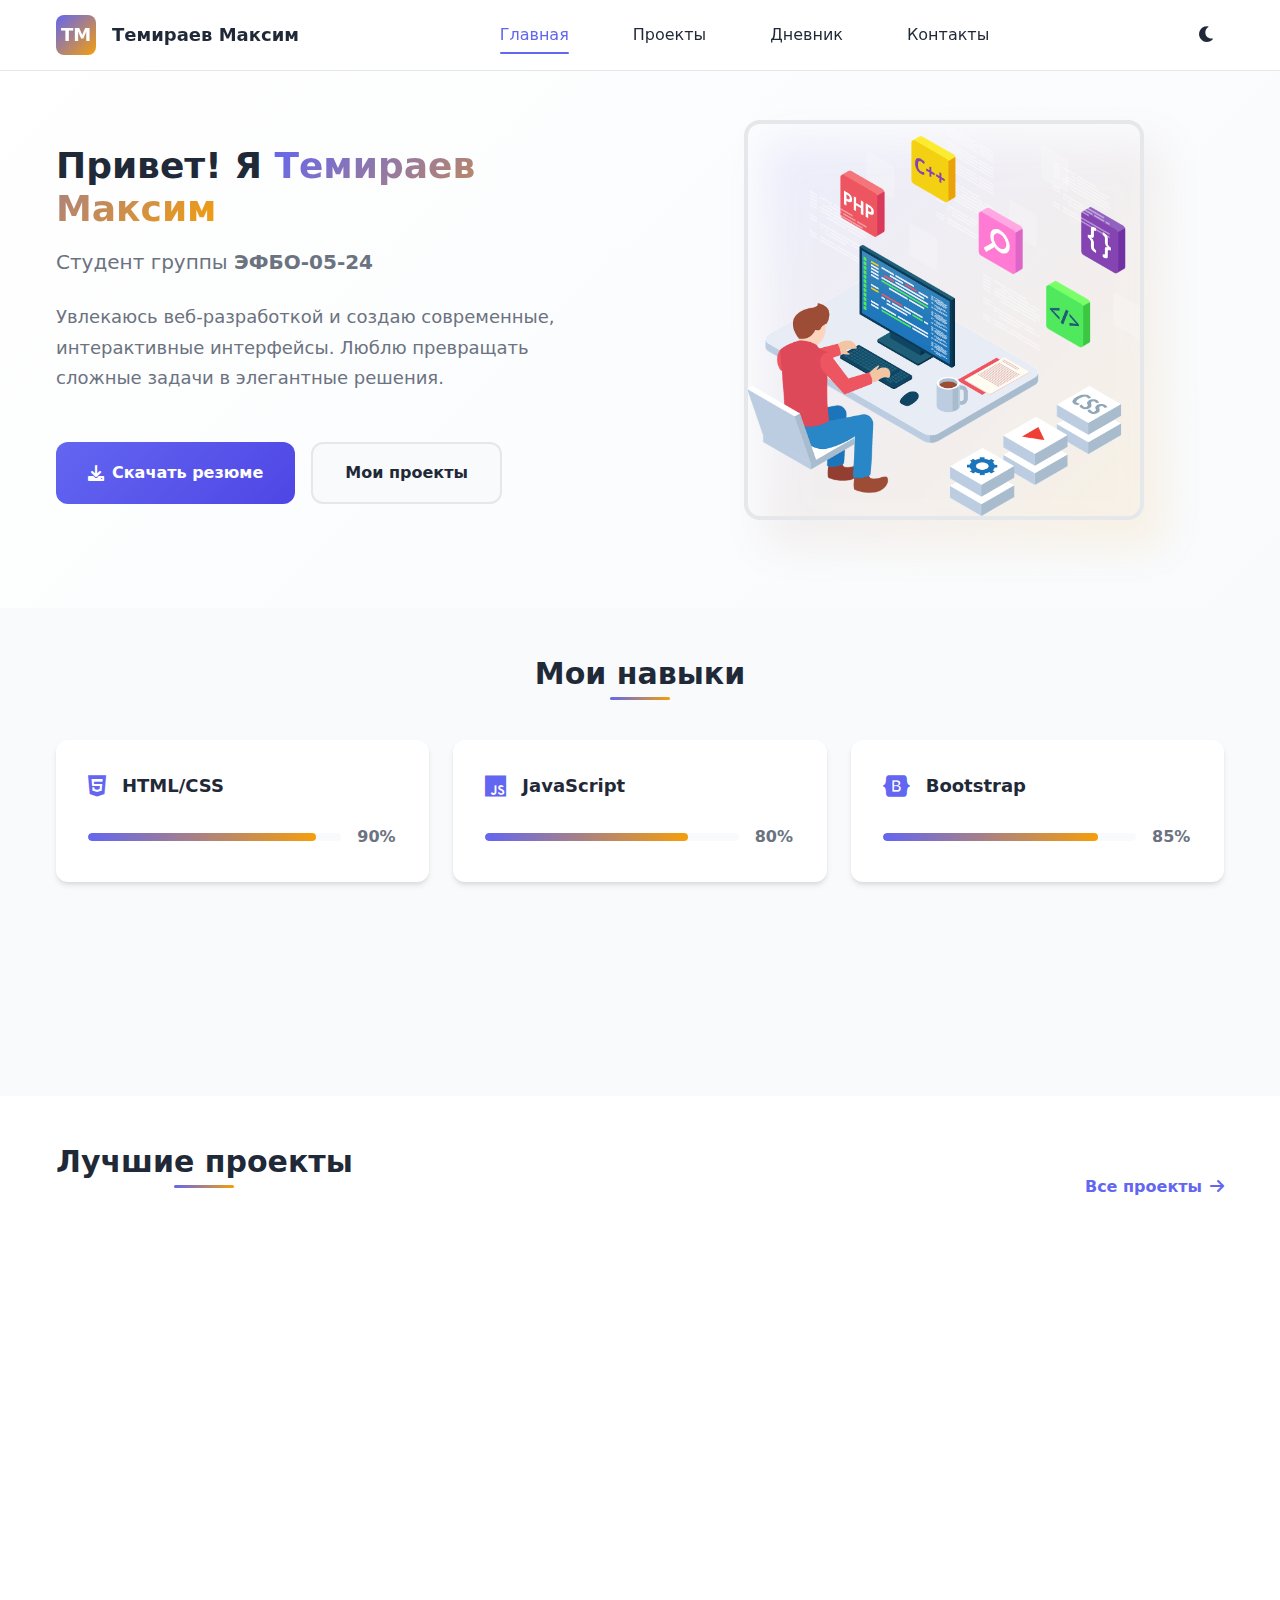
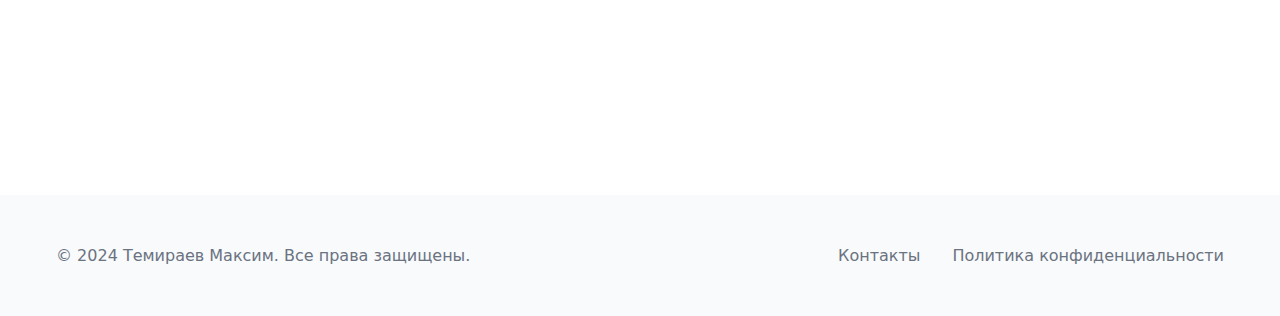
<file: index.html>
<!DOCTYPE html>
<html lang="ru">
<head>
    <meta charset="UTF-8">
    <meta name="viewport" content="width=device-width, initial-scale=1.0">
    <title>Темираев Максим - Веб-разработчик</title>
    
    <!-- Critical theme initialization -->
    <script>
        (function() {
            // Set theme immediately to prevent flash
            try {
                const savedTheme = localStorage.getItem('theme');
                const systemPrefersDark = window.matchMedia('(prefers-color-scheme: dark)').matches;
                const theme = savedTheme || (systemPrefersDark ? 'dark' : 'light');
                
                document.documentElement.setAttribute('data-theme', theme);
                window.initialTheme = theme;
            } catch (e) {
                document.documentElement.setAttribute('data-theme', 'light');
            }
        })();
    </script>
    
    <link rel="stylesheet" href="styles/styles.css">
    <link href="https://cdnjs.cloudflare.com/ajax/libs/font-awesome/6.0.0/css/all.min.css" rel="stylesheet">
</head>
<body>
    <!-- Header -->
    <header class="header">
        <nav class="nav container">
            <div class="nav__brand">
                <div class="logo">TM</div>
                <span class="nav__name">Темираев Максим</span>
            </div>
            <ul class="nav__menu">
                <li class="nav__item"><a href="index.html" class="nav__link active">Главная</a></li>
                <li class="nav__item"><a href="pages/projects.html" class="nav__link">Проекты</a></li>
                <li class="nav__item"><a href="pages/diary.html" class="nav__link">Дневник</a></li>
                <li class="nav__item"><a href="pages/contacts.html" class="nav__link">Контакты</a></li>
            </ul>
            <div class="nav__actions">
                <button class="theme-toggle" id="themeToggle">
                    <i class="fas fa-moon"></i>
                </button>
                <button class="nav__toggle" id="navToggle">
                    <span></span>
                    <span></span>
                    <span></span>
                </button>
            </div>
        </nav>
    </header>

    <!-- Hero Section -->
    <section class="hero">
        <div class="container">
            <div class="hero__content">
                <div class="hero__text">
                    <h1 class="hero__title">
                        Привет! Я <span class="gradient-text">Темираев Максим</span>
                    </h1>
                    <p class="hero__subtitle">Студент группы <strong>ЭФБО-05-24</strong></p>
                    <p class="hero__description">
                        Увлекаюсь веб-разработкой и создаю современные, интерактивные интерфейсы. 
                        Люблю превращать сложные задачи в элегантные решения.
                    </p>
                    <div class="hero__actions">
                        <a href="assets/resume.pdf" class="btn btn--primary" download>
                            <i class="fas fa-download"></i>
                            Скачать резюме
                        </a>
                        <a href="pages/projects.html" class="btn btn--secondary">
                            Мои проекты
                        </a>
                    </div>
                </div>
                <div class="hero__image">
                    <div class="image-container">
                        <img src="images/photo.jpg" alt="Темираев Максим" class="profile-image">
                        <div class="image-glow"></div>
                    </div>
                </div>
            </div>
        </div>
    </section>

    <!-- Skills Section -->
    <section class="skills">
        <div class="container">
            <h2 class="section-title">Мои навыки</h2>
            <div class="skills-grid">
                <div class="skill-card">
                    <div class="skill__header">
                        <i class="fab fa-html5 skill__icon"></i>
                        <span class="skill__name">HTML/CSS</span>
                    </div>
                    <div class="skill__progress">
                        <div class="progress-bar">
                            <div class="progress-fill" style="width: 90%"></div>
                        </div>
                        <span class="skill__percentage">90%</span>
                    </div>
                </div>
                <div class="skill-card">
                    <div class="skill__header">
                        <i class="fab fa-js skill__icon"></i>
                        <span class="skill__name">JavaScript</span>
                    </div>
                    <div class="skill__progress">
                        <div class="progress-bar">
                            <div class="progress-fill" style="width: 80%"></div>
                        </div>
                        <span class="skill__percentage">80%</span>
                    </div>
                </div>
                <div class="skill-card">
                    <div class="skill__header">
                        <i class="fab fa-bootstrap skill__icon"></i>
                        <span class="skill__name">Bootstrap</span>
                    </div>
                    <div class="skill__progress">
                        <div class="progress-bar">
                            <div class="progress-fill" style="width: 85%"></div>
                        </div>
                        <span class="skill__percentage">85%</span>
                    </div>
                </div>
                <div class="skill-card">
                    <div class="skill__header">
                        <i class="fab fa-react skill__icon"></i>
                        <span class="skill__name">React</span>
                    </div>
                    <div class="skill__progress">
                        <div class="progress-bar">
                            <div class="progress-fill" style="width: 60%"></div>
                        </div>
                        <span class="skill__percentage">60%</span>
                    </div>
                </div>
            </div>
        </div>
    </section>

    <!-- Projects Preview -->
    <section class="projects-preview">
        <div class="container">
            <div class="section-header">
                <h2 class="section-title">Лучшие проекты</h2>
                <a href="pages/projects.html" class="view-all">
                    Все проекты <i class="fas fa-arrow-right"></i>
                </a>
            </div>
            <div class="projects-grid">
                <div class="project-card">
                    <div class="project__image">
                        <img src="images/personal-website.jpg" alt="Личный сайт" class="project__img">
                        <div class="project__tags">
                            <span class="tag tag--html">HTML</span>
                            <span class="tag tag--css">CSS</span>
                            <span class="tag tag--responsive">Responsive</span>
                        </div>
                    </div>
                    <div class="project__content">
                        <h3 class="project__title">Личный сайт</h3>
                        <p class="project__description">
                            Современный адаптивный сайт-портфолио с анимациями и темной темой
                        </p>
                        <a href="pages/projects.html" class="project__link">Подробнее</a>
                    </div>
                </div>
                <div class="project-card">
                    <div class="project__image">
                        <img src="images/todo-app.jpg" alt="Todo приложение" class="project__img">
                        <div class="project__tags">
                            <span class="tag tag--js">JavaScript</span>
                            <span class="tag tag--localstorage">LocalStorage</span>
                        </div>
                    </div>
                    <div class="project__content">
                        <h3 class="project__title">Todo-приложение</h3>
                        <p class="project__description">
                            Приложение для управления задачами с локальным хранилищем и фильтрацией
                        </p>
                        <a href="pages/projects.html" class="project__link">Подробнее</a>
                    </div>
                </div>
                <div class="project-card">
                    <div class="project__image">
                        <img src="images/ecommerce.jpg" alt="Интернет-магазин" class="project__img">
                        <div class="project__tags">
                            <span class="tag tag--react">React</span>
                            <span class="tag tag--api">API</span>
                            <span class="tag tag--responsive">Responsive</span>
                        </div>
                    </div>
                    <div class="project__content">
                        <h3 class="project__title">Интернет-магазин</h3>
                        <p class="project__description">
                            Прототип магазина с корзиной, фильтрацией товаров и оформлением заказа
                        </p>
                        <a href="pages/projects.html" class="project__link">Подробнее</a>
                    </div>
                </div>
            </div>
        </div>
    </section>

    <!-- Footer -->
    <footer class="footer">
        <div class="container">
            <div class="footer__content">
                <div class="footer__copyright">
                    &copy; 2024 Темираев Максим. Все права защищены.
                </div>
                <div class="footer__links">
                    <a href="pages/contacts.html" class="footer__link">Контакты</a>
                    <a href="#" class="footer__link">Политика конфиденциальности</a>
                </div>
            </div>
        </div>
    </footer>

    <script src="scripts/main.js"></script>
</body>
</html>
</file>
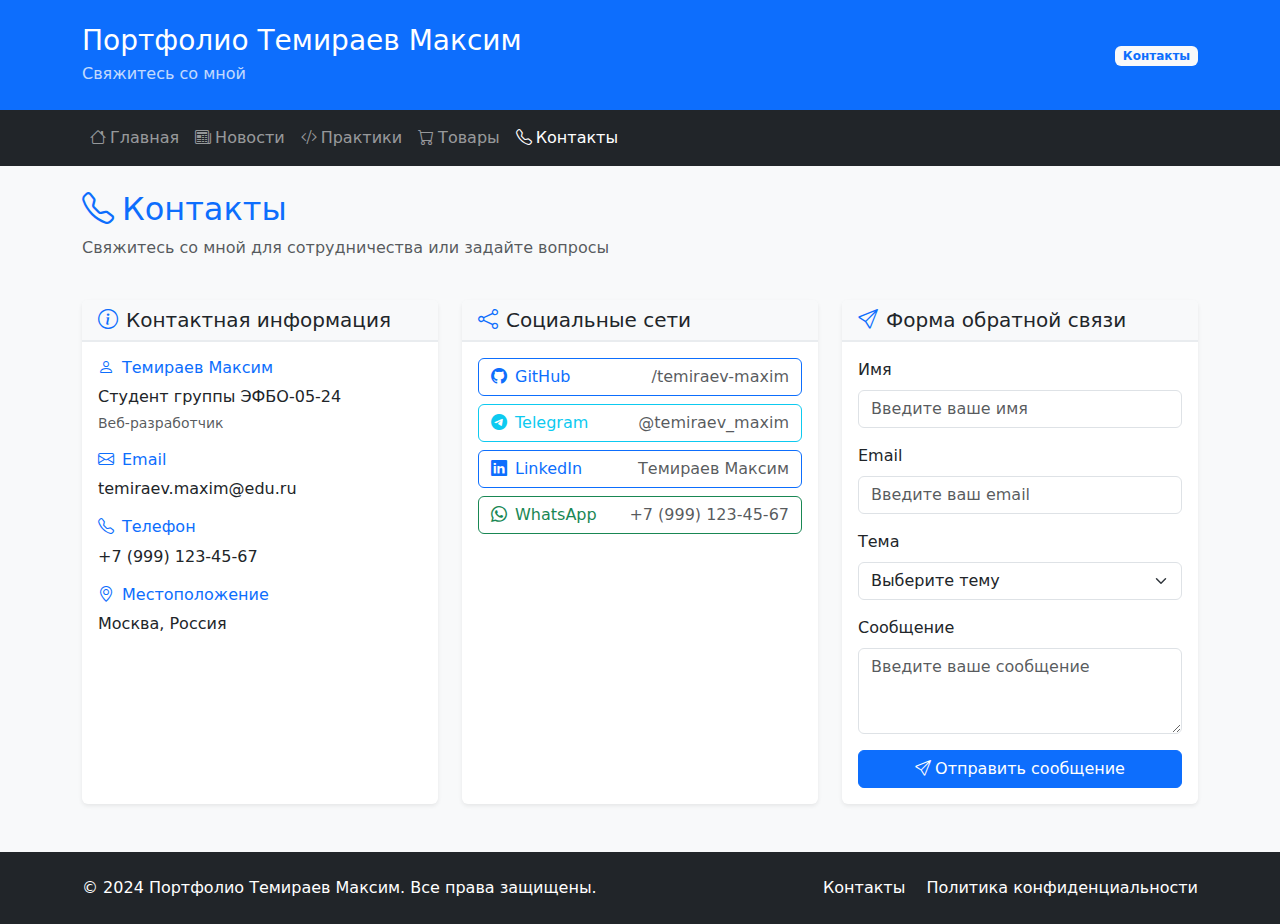
<file: pages/contacts.html>
<!DOCTYPE html>
<html lang="ru">
<head>
    <meta charset="UTF-8">
    <meta name="viewport" content="width=device-width, initial-scale=1.0">
    <title>Контакты - Портфолио Темираев Максим</title>
    <link href="https://cdn.jsdelivr.net/npm/bootstrap@5.3.2/dist/css/bootstrap.min.css" rel="stylesheet">
    <link rel="stylesheet" href="https://cdn.jsdelivr.net/npm/bootstrap-icons@1.11.1/font/bootstrap-icons.css">
    <link rel="stylesheet" href="../style/styles.css">
</head>
<body class="bg-light">
    <div class="container-fluid p-0">
        <header class="bg-primary text-white py-4">
            <div class="container">
                <div class="row align-items-center">
                    <div class="col">
                        <h1 class="h3 mb-1">Портфолио Темираев Максим</h1>
                        <p class="mb-0 opacity-75">Свяжитесь со мной</p>
                    </div>
                    <div class="col-auto">
                        <span class="badge bg-light text-primary">Контакты</span>
                    </div>
                </div>
            </div>
        </header>

        <nav class="navbar navbar-expand-lg navbar-dark bg-dark">
            <div class="container">
                <button class="navbar-toggler" type="button" data-bs-toggle="collapse" data-bs-target="#navbarNav">
                    <span class="navbar-toggler-icon"></span>
                </button>
                <div class="collapse navbar-collapse" id="navbarNav">
                    <ul class="navbar-nav">
                        <li class="nav-item">
                            <a class="nav-link" href="../index.html">
                                <i class="bi bi-house me-1"></i>Главная
                            </a>
                        </li>
                        <li class="nav-item">
                            <a class="nav-link" href="news.html">
                                <i class="bi bi-newspaper me-1"></i>Новости
                            </a>
                        </li>
                        <li class="nav-item">
                            <a class="nav-link" href="practices.html">
                                <i class="bi bi-code-slash me-1"></i>Практики
                            </a>
                        </li>
                        <li class="nav-item">
                            <a class="nav-link" href="goods.html">
                                <i class="bi bi-cart me-1"></i>Товары
                            </a>
                        </li>
                        <li class="nav-item">
                            <a class="nav-link active" href="contacts.html">
                                <i class="bi bi-telephone me-1"></i>Контакты
                            </a>
                        </li>
                    </ul>
                </div>
            </div>
        </nav>

        <main class="container my-4">
            <div class="row mb-4">
                <div class="col">
                    <h2 class="text-primary">
                        <i class="bi bi-telephone me-2"></i>Контакты
                    </h2>
                    <p class="text-muted">Свяжитесь со мной для сотрудничества или задайте вопросы</p>
                </div>
            </div>

            <div class="row g-4">
                <div class="col-lg-4">
                    <div class="card shadow-sm h-100">
                        <div class="card-header bg-light">
                            <h5 class="card-title mb-0">
                                <i class="bi bi-info-circle text-primary me-2"></i>Контактная информация
                            </h5>
                        </div>
                        <div class="card-body">
                            <div class="mb-3">
                                <h6 class="text-primary">
                                    <i class="bi bi-person me-2"></i>Темираев Максим
                                </h6>
                                <p class="mb-1">Студент группы ЭФБО-05-24</p>
                                <p class="text-muted small">Веб-разработчик</p>
                            </div>
                            
                            <div class="mb-3">
                                <h6 class="text-primary">
                                    <i class="bi bi-envelope me-2"></i>Email
                                </h6>
                                <p class="mb-0">temiraev.maxim@edu.ru</p>
                            </div>
                            
                            <div class="mb-3">
                                <h6 class="text-primary">
                                    <i class="bi bi-telephone me-2"></i>Телефон
                                </h6>
                                <p class="mb-0">+7 (999) 123-45-67</p>
                            </div>
                            
                            <div class="mb-3">
                                <h6 class="text-primary">
                                    <i class="bi bi-geo-alt me-2"></i>Местоположение
                                </h6>
                                <p class="mb-0">Москва, Россия</p>
                            </div>
                        </div>
                    </div>
                </div>

                <div class="col-lg-4">
                    <div class="card shadow-sm h-100">
                        <div class="card-header bg-light">
                            <h5 class="card-title mb-0">
                                <i class="bi bi-share text-primary me-2"></i>Социальные сети
                            </h5>
                        </div>
                        <div class="card-body">
                            <div class="d-grid gap-2">
                                <a href="#" class="btn btn-outline-primary text-start">
                                    <i class="bi bi-github me-2"></i>GitHub
                                    <span class="float-end text-muted">/temiraev-maxim</span>
                                </a>
                                <a href="#" class="btn btn-outline-info text-start">
                                    <i class="bi bi-telegram me-2"></i>Telegram
                                    <span class="float-end text-muted">@temiraev_maxim</span>
                                </a>
                                <a href="#" class="btn btn-outline-primary text-start">
                                    <i class="bi bi-linkedin me-2"></i>LinkedIn
                                    <span class="float-end text-muted">Темираев Максим</span>
                                </a>
                                <a href="#" class="btn btn-outline-success text-start">
                                    <i class="bi bi-whatsapp me-2"></i>WhatsApp
                                    <span class="float-end text-muted">+7 (999) 123-45-67</span>
                                </a>
                            </div>
                        </div>
                    </div>
                </div>

                <div class="col-lg-4">
                    <div class="card shadow-sm">
                        <div class="card-header bg-light">
                            <h5 class="card-title mb-0">
                                <i class="bi bi-send text-primary me-2"></i>Форма обратной связи
                            </h5>
                        </div>
                        <div class="card-body">
                            <form>
                                <div class="mb-3">
                                    <label for="name" class="form-label">Имя</label>
                                    <input type="text" class="form-control" id="name" placeholder="Введите ваше имя">
                                </div>
                                <div class="mb-3">
                                    <label for="email" class="form-label">Email</label>
                                    <input type="email" class="form-control" id="email" placeholder="Введите ваш email">
                                </div>
                                <div class="mb-3">
                                    <label for="subject" class="form-label">Тема</label>
                                    <select class="form-select" id="subject">
                                        <option selected>Выберите тему</option>
                                        <option>Сотрудничество</option>
                                        <option>Вопрос по проекту</option>
                                        <option>Техническая консультация</option>
                                        <option>Другое</option>
                                    </select>
                                </div>
                                <div class="mb-3">
                                    <label for="message" class="form-label">Сообщение</label>
                                    <textarea class="form-control" id="message" rows="3" placeholder="Введите ваше сообщение"></textarea>
                                </div>
                                <button type="submit" class="btn btn-primary w-100">
                                    <i class="bi bi-send me-1"></i>Отправить сообщение
                                </button>
                            </form>
                        </div>
                    </div>
                </div>
            </div>
        </main>

        <footer class="bg-dark text-white py-4 mt-5">
            <div class="container">
                <div class="row align-items-center">
                    <div class="col-md-6">
                        <p class="mb-0">&copy; 2024 Портфолио Темираев Максим. Все права защищены.</p>
                    </div>
                    <div class="col-md-6 text-md-end">
                        <a href="contacts.html" class="text-white text-decoration-none me-3">Контакты</a>
                        <a href="#" class="text-white text-decoration-none">Политика конфиденциальности</a>
                    </div>
                </div>
            </div>
        </footer>
    </div>

    <script src="https://cdn.jsdelivr.net/npm/bootstrap@5.3.2/dist/js/bootstrap.bundle.min.js"></script>
</body>
</html>
</file>
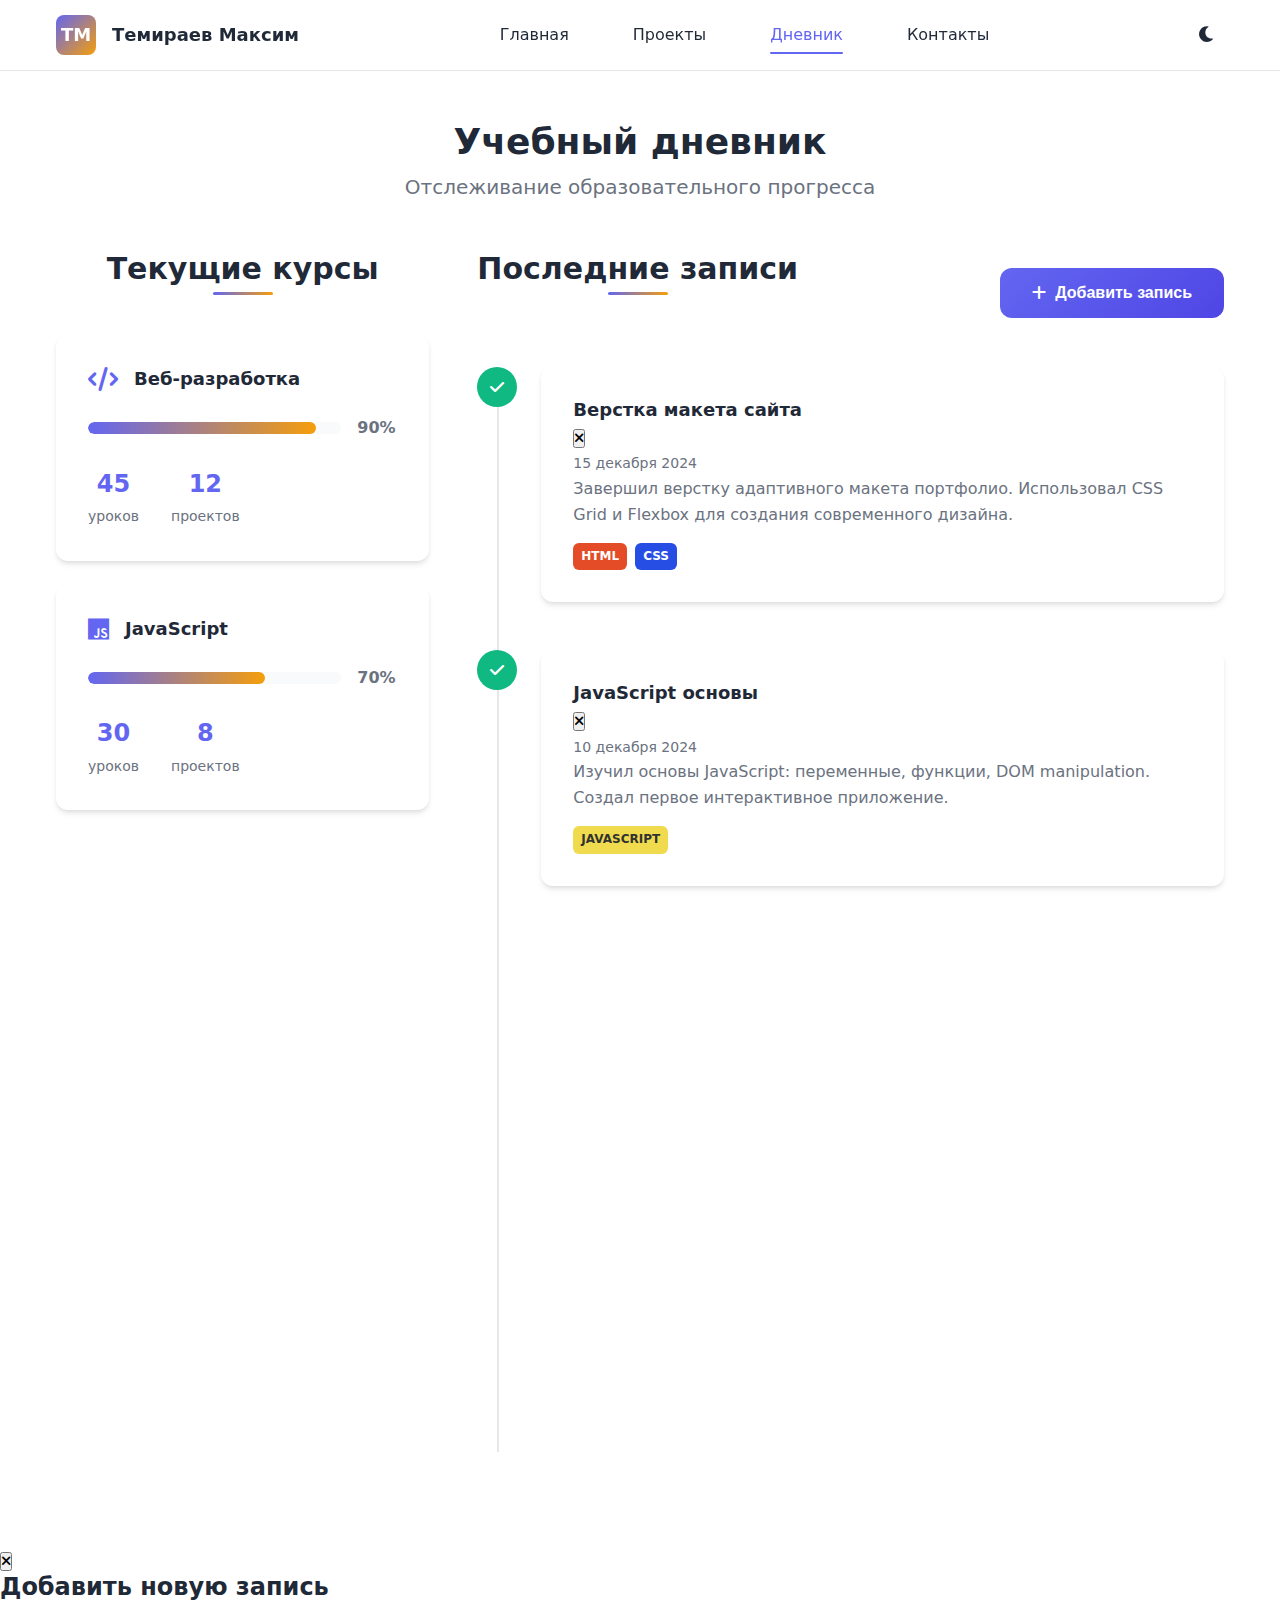
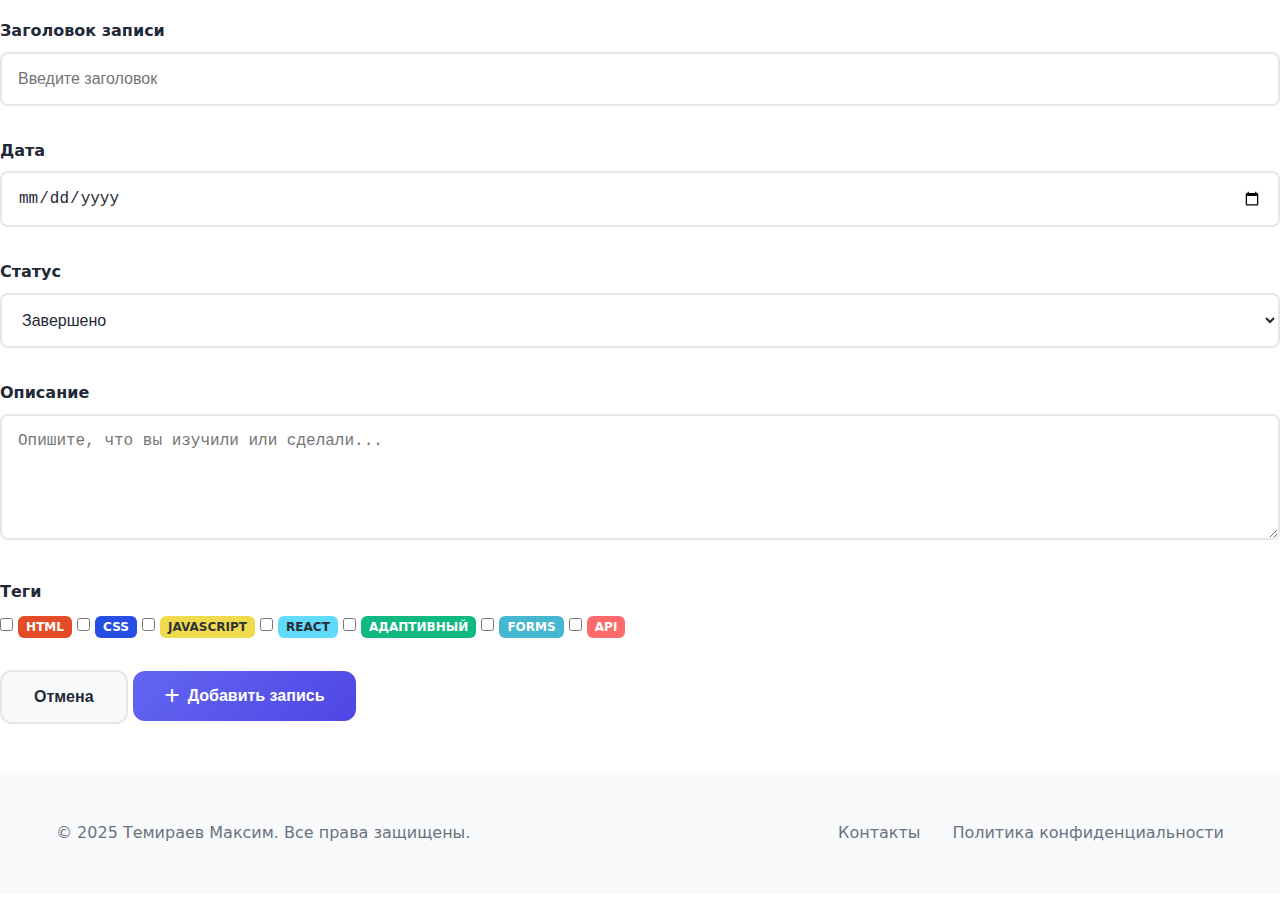
<file: pages/diary.html>
<!DOCTYPE html>
<html lang="ru">
<head>
    <meta charset="UTF-8">
    <meta name="viewport" content="width=device-width, initial-scale=1.0">
    <title>Учебный дневник - Темираев Максим</title>
    
    <!-- Critical theme initialization -->
    <script>
        (function() {
            // Set theme immediately to prevent flash
            try {
                const savedTheme = localStorage.getItem('theme');
                const systemPrefersDark = window.matchMedia('(prefers-color-scheme: dark)').matches;
                const theme = savedTheme || (systemPrefersDark ? 'dark' : 'light');
                
                document.documentElement.setAttribute('data-theme', theme);
                window.initialTheme = theme;
            } catch (e) {
                document.documentElement.setAttribute('data-theme', 'light');
            }
        })();
    </script>
    
    <link rel="stylesheet" href="../styles/styles.css">
    <link href="https://cdnjs.cloudflare.com/ajax/libs/font-awesome/6.0.0/css/all.min.css" rel="stylesheet">
</head>
<body>
    <header class="header">
        <nav class="nav container">
            <div class="nav__brand">
                <div class="logo">TM</div>
                <span class="nav__name">Темираев Максим</span>
            </div>
            <ul class="nav__menu">
                <li class="nav__item"><a href="../index.html" class="nav__link">Главная</a></li>
                <li class="nav__item"><a href="projects.html" class="nav__link">Проекты</a></li>
                <li class="nav__item"><a href="diary.html" class="nav__link active">Дневник</a></li>
                <li class="nav__item"><a href="contacts.html" class="nav__link">Контакты</a></li>
            </ul>
            <div class="nav__actions">
                <button class="theme-toggle" id="themeToggle">
                    <i class="fas fa-moon"></i>
                </button>
                <button class="nav__toggle" id="navToggle">
                    <span></span>
                    <span></span>
                    <span></span>
                </button>
            </div>
        </nav>
    </header>

    <main class="main">
        <div class="container">
            <div class="page-header">
                <h1 class="page-title">Учебный дневник</h1>
                <p class="page-subtitle">Отслеживание образовательного прогресса</p>
            </div>

            <div class="diary-layout">
                <!-- Progress Section -->
                <section class="progress-section">
                    <h2 class="section-title">Текущие курсы</h2>
                    <div class="courses-grid">
                        <div class="course-card">
                            <div class="course__header">
                                <i class="fas fa-code course__icon"></i>
                                <h3 class="course__title">Веб-разработка</h3>
                            </div>
                            <div class="course__progress">
                                <div class="progress-bar large">
                                    <div class="progress-fill" style="width: 90%"></div>
                                </div>
                                <span class="course__percentage">90%</span>
                            </div>
                            <div class="course__stats">
                                <div class="stat">
                                    <span class="stat__value">45</span>
                                    <span class="stat__label">уроков</span>
                                </div>
                                <div class="stat">
                                    <span class="stat__value">12</span>
                                    <span class="stat__label">проектов</span>
                                </div>
                            </div>
                        </div>

                        <div class="course-card">
                            <div class="course__header">
                                <i class="fab fa-js course__icon"></i>
                                <h3 class="course__title">JavaScript</h3>
                            </div>
                            <div class="course__progress">
                                <div class="progress-bar large">
                                    <div class="progress-fill" style="width: 70%"></div>
                                </div>
                                <span class="course__percentage">70%</span>
                            </div>
                            <div class="course__stats">
                                <div class="stat">
                                    <span class="stat__value">30</span>
                                    <span class="stat__label">уроков</span>
                                </div>
                                <div class="stat">
                                    <span class="stat__value">8</span>
                                    <span class="stat__label">проектов</span>
                                </div>
                            </div>
                        </div>

                        <div class="course-card">
                            <div class="course__header">
                                <i class="fab fa-react course__icon"></i>
                                <h3 class="course__title">React</h3>
                            </div>
                            <div class="course__progress">
                                <div class="progress-bar large">
                                    <div class="progress-fill" style="width: 50%"></div>
                                </div>
                                <span class="course__percentage">50%</span>
                            </div>
                            <div class="course__stats">
                                <div class="stat">
                                    <span class="stat__value">20</span>
                                    <span class="stat__label">уроков</span>
                                </div>
                                <div class="stat">
                                    <span class="stat__value">5</span>
                                    <span class="stat__label">проектов</span>
                                </div>
                            </div>
                        </div>
                    </div>
                </section>

                <!-- Diary Entries -->
                <section class="entries-section">
                    <div class="entries-header">
                        <h2 class="section-title">Последние записи</h2>
                        <button class="btn btn--primary" id="addEntryBtn">
                            <i class="fas fa-plus"></i>
                            Добавить запись
                        </button>
                    </div>
                    <div class="timeline" id="timeline">
                        <!-- Записи будут добавляться сюда динамически -->
                        <div class="timeline-item completed">
                            <div class="timeline__marker">
                                <i class="fas fa-check"></i>
                            </div>
                            <div class="timeline__content">
                                <div class="timeline__header">
                                    <h3 class="timeline__title">Верстка макета сайта</h3>
                                    <button class="timeline__delete" onclick="deleteEntry(this)">
                                        <i class="fas fa-times"></i>
                                    </button>
                                </div>
                                <span class="timeline__date">15 декабря 2024</span>
                                <p class="timeline__description">
                                    Завершил верстку адаптивного макета портфолио. Использовал CSS Grid и Flexbox для создания современного дизайна.
                                </p>
                                <div class="timeline__tags">
                                    <span class="tag tag--html">HTML</span>
                                    <span class="tag tag--css">CSS</span>
                                </div>
                            </div>
                        </div>

                        <div class="timeline-item completed">
                            <div class="timeline__marker">
                                <i class="fas fa-check"></i>
                            </div>
                            <div class="timeline__content">
                                <div class="timeline__header">
                                    <h3 class="timeline__title">JavaScript основы</h3>
                                    <button class="timeline__delete" onclick="deleteEntry(this)">
                                        <i class="fas fa-times"></i>
                                    </button>
                                </div>
                                <span class="timeline__date">10 декабря 2024</span>
                                <p class="timeline__description">
                                    Изучил основы JavaScript: переменные, функции, DOM manipulation. Создал первое интерактивное приложение.
                                </p>
                                <div class="timeline__tags">
                                    <span class="tag tag--js">JavaScript</span>
                                </div>
                            </div>
                        </div>

                        <div class="timeline-item in-progress">
                            <div class="timeline__marker">
                                <i class="fas fa-sync-alt"></i>
                            </div>
                            <div class="timeline__content">
                                <div class="timeline__header">
                                    <h3 class="timeline__title">Работа с формами</h3>
                                    <button class="timeline__delete" onclick="deleteEntry(this)">
                                        <i class="fas fa-times"></i>
                                    </button>
                                </div>
                                <span class="timeline__date">5 декабря 2024</span>
                                <p class="timeline__description">
                                    Изучаю валидацию форм, работу с различными типами input и создание пользовательских валидаторов.
                                </p>
                                <div class="timeline__tags">
                                    <span class="tag tag--js">JavaScript</span>
                                    <span class="tag tag--forms">Forms</span>
                                </div>
                            </div>
                        </div>

                        <div class="timeline-item in-progress">
                            <div class="timeline__marker">
                                <i class="fas fa-sync-alt"></i>
                            </div>
                            <div class="timeline__content">
                                <div class="timeline__header">
                                    <h3 class="timeline__title">Адаптивный дизайн</h3>
                                    <button class="timeline__delete" onclick="deleteEntry(this)">
                                        <i class="fas fa-times"></i>
                                    </button>
                                </div>
                                <span class="timeline__date">1 декабря 2024</span>
                                <p class="timeline__description">
                                    Углубляю знания в области responsive design. Изучаю медиа-запросы и mobile-first подход.
                                </p>
                                <div class="timeline__tags">
                                    <span class="tag tag--css">CSS</span>
                                    <span class="tag tag--responsive">Responsive</span>
                                </div>
                            </div>
                        </div>
                    </div>
                </section>
            </div>
        </div>
    </main>

    <!-- Modal для добавления новой записи -->
    <div class="modal" id="addEntryModal">
        <div class="modal__overlay"></div>
        <div class="modal__content">
            <button class="modal__close" id="modalClose">
                <i class="fas fa-times"></i>
            </button>
            <div class="modal__body">
                <div class="modal__header">
                    <h2 class="modal__title">Добавить новую запись</h2>
                </div>
                <form class="diary-form" id="diaryForm">
                    <div class="form-group">
                        <label for="entryTitle" class="form-label">Заголовок записи</label>
                        <input type="text" id="entryTitle" class="form-input" placeholder="Введите заголовок" required>
                    </div>

                    <div class="form-group">
                        <label for="entryDate" class="form-label">Дата</label>
                        <input type="date" id="entryDate" class="form-input" required>
                    </div>

                    <div class="form-group">
                        <label for="entryStatus" class="form-label">Статус</label>
                        <select id="entryStatus" class="form-select" required>
                            <option value="completed">Завершено</option>
                            <option value="in-progress">В процессе</option>
                            <option value="planned">Запланировано</option>
                        </select>
                    </div>

                    <div class="form-group">
                        <label for="entryDescription" class="form-label">Описание</label>
                        <textarea id="entryDescription" class="form-textarea" placeholder="Опишите, что вы изучили или сделали..." rows="5" required></textarea>
                    </div>

                    <div class="form-group">
                        <label class="form-label">Теги</label>
                        <div class="tags-selector">
                            <div class="tags-list">
                                <label class="tag-option">
                                    <input type="checkbox" name="tags" value="html">
                                    <span class="tag tag--html">HTML</span>
                                </label>
                                <label class="tag-option">
                                    <input type="checkbox" name="tags" value="css">
                                    <span class="tag tag--css">CSS</span>
                                </label>
                                <label class="tag-option">
                                    <input type="checkbox" name="tags" value="js">
                                    <span class="tag tag--js">JavaScript</span>
                                </label>
                                <label class="tag-option">
                                    <input type="checkbox" name="tags" value="react">
                                    <span class="tag tag--react">React</span>
                                </label>
                                <label class="tag-option">
                                    <input type="checkbox" name="tags" value="responsive">
                                    <span class="tag tag--responsive">Адаптивный</span>
                                </label>
                                <label class="tag-option">
                                    <input type="checkbox" name="tags" value="forms">
                                    <span class="tag tag--forms">Forms</span>
                                </label>
                                <label class="tag-option">
                                    <input type="checkbox" name="tags" value="api">
                                    <span class="tag tag--api">API</span>
                                </label>
                            </div>
                        </div>
                    </div>

                    <div class="form-actions">
                        <button type="button" class="btn btn--secondary" id="cancelBtn">Отмена</button>
                        <button type="submit" class="btn btn--primary">
                            <i class="fas fa-plus"></i>
                            Добавить запись
                        </button>
                    </div>
                </form>
            </div>
        </div>
    </div>

    <footer class="footer">
        <div class="container">
            <div class="footer__content">
                <div class="footer__copyright">
                    &copy; 2025 Темираев Максим. Все права защищены.
                </div>
                <div class="footer__links">
                    <a href="contacts.html" class="footer__link">Контакты</a>
                    <a href="#" class="footer__link">Политика конфиденциальности</a>
                </div>
            </div>
        </div>
    </footer>

    <script src="../scripts/main.js"></script>
    <script>
        // Функционал для работы с дневником
        document.addEventListener('DOMContentLoaded', function() {
            const addEntryBtn = document.getElementById('addEntryBtn');
            const addEntryModal = document.getElementById('addEntryModal');
            const modalClose = document.getElementById('modalClose');
            const modalOverlay = addEntryModal.querySelector('.modal__overlay');
            const cancelBtn = document.getElementById('cancelBtn');
            const diaryForm = document.getElementById('diaryForm');
            const timeline = document.getElementById('timeline');

            // Загружаем записи из localStorage при загрузке страницы
            loadEntriesFromStorage();

            // Открытие модального окна
            addEntryBtn.addEventListener('click', function() {
                // Устанавливаем сегодняшнюю дату по умолчанию
                document.getElementById('entryDate').valueAsDate = new Date();
                addEntryModal.classList.add('active');
                document.body.style.overflow = 'hidden';
            });

            // Закрытие модального окна
            function closeModal() {
                addEntryModal.classList.remove('active');
                document.body.style.overflow = '';
                diaryForm.reset();
            }

            modalClose.addEventListener('click', closeModal);
            modalOverlay.addEventListener('click', closeModal);
            cancelBtn.addEventListener('click', closeModal);

            // Закрытие по Escape
            document.addEventListener('keydown', function(e) {
                if (e.key === 'Escape') {
                    closeModal();
                }
            });

            // Обработка отправки формы
            diaryForm.addEventListener('submit', function(e) {
                e.preventDefault();
                
                const title = document.getElementById('entryTitle').value;
                const date = document.getElementById('entryDate').value;
                const status = document.getElementById('entryStatus').value;
                const description = document.getElementById('entryDescription').value;
                
                // Получаем выбранные теги
                const selectedTags = Array.from(document.querySelectorAll('input[name="tags"]:checked'))
                    .map(checkbox => checkbox.value);

                // Создаем новую запись
                const newEntry = {
                    id: Date.now(), // Уникальный ID на основе времени
                    title: title,
                    date: formatDate(date),
                    status: status,
                    description: description,
                    tags: selectedTags
                };

                // Добавляем запись в timeline
                addEntryToTimeline(newEntry);
                
                // Сохраняем в localStorage
                saveEntryToStorage(newEntry);
                
                // Закрываем модальное окно и сбрасываем форму
                closeModal();
                
                // Показываем уведомление
                showNotification('Запись успешно добавлена!', 'success');
            });

            // Функция для добавления записи в timeline
            function addEntryToTimeline(entry) {
                const timelineItem = document.createElement('div');
                timelineItem.className = `timeline-item ${entry.status}`;
                timelineItem.setAttribute('data-id', entry.id);
                
                const statusIcon = entry.status === 'completed' ? 'fa-check' : 
                                entry.status === 'in-progress' ? 'fa-sync-alt' : 'fa-clock';
                
                const tagsHTML = entry.tags.map(tag => 
                    `<span class="tag tag--${tag}">${getTagText(tag)}</span>`
                ).join('');
                
                timelineItem.innerHTML = `
                    <div class="timeline__marker">
                        <i class="fas ${statusIcon}"></i>
                    </div>
                    <div class="timeline__content">
                        <div class="timeline__header">
                            <h3 class="timeline__title">${entry.title}</h3>
                            <button class="timeline__delete" onclick="deleteEntry(this)">
                                <i class="fas fa-times"></i>
                            </button>
                        </div>
                        <span class="timeline__date">${entry.date}</span>
                        <p class="timeline__description">${entry.description}</p>
                        <div class="timeline__tags">
                            ${tagsHTML}
                        </div>
                    </div>
                `;
                
                // Вставляем в начало timeline
                timeline.insertBefore(timelineItem, timeline.firstChild);
            }

            // Функция для получения текста тега
            function getTagText(tag) {
                const tagMap = {
                    'html': 'HTML',
                    'css': 'CSS',
                    'js': 'JavaScript',
                    'react': 'React',
                    'responsive': 'Адаптивный',
                    'forms': 'Forms',
                    'api': 'API',
                    'localstorage': 'LocalStorage',
                    'bootstrap': 'Bootstrap',
                    'websocket': 'WebSocket'
                };
                return tagMap[tag] || tag;
            }

            // Функция для форматирования даты
            function formatDate(dateString) {
                const date = new Date(dateString);
                const options = { 
                    day: 'numeric', 
                    month: 'long', 
                    year: 'numeric' 
                };
                return date.toLocaleDateString('ru-RU', options);
            }

            // Функция для сохранения записи в localStorage
            function saveEntryToStorage(entry) {
                let entries = JSON.parse(localStorage.getItem('diaryEntries') || '[]');
                entries.unshift(entry); // Добавляем в начало
                localStorage.setItem('diaryEntries', JSON.stringify(entries));
            }

            // Функция для загрузки записей из localStorage
            function loadEntriesFromStorage() {
                const entries = JSON.parse(localStorage.getItem('diaryEntries') || '[]');
                entries.forEach(entry => {
                    addEntryToTimeline(entry);
                });
            }

            // Функция для показа уведомлений
            function showNotification(message, type = 'info') {
                const notification = document.createElement('div');
                notification.className = `notification notification--${type}`;
                notification.innerHTML = `
                    <div class="notification__content">
                        <i class="fas fa-${type === 'success' ? 'check' : 'info'}"></i>
                        <span>${message}</span>
                    </div>
                `;
                
                document.body.appendChild(notification);
                
                // Анимация появления
                setTimeout(() => notification.classList.add('show'), 100);
                
                // Автоматическое скрытие
                setTimeout(() => {
                    notification.classList.remove('show');
                    setTimeout(() => {
                        if (notification.parentNode) {
                            notification.parentNode.removeChild(notification);
                        }
                    }, 300);
                }, 3000);
            }
        });

        // Глобальная функция для удаления записей
        function deleteEntry(button) {
            if (!confirm('Вы уверены, что хотите удалить эту запись?')) {
                return;
            }
            
            const timelineItem = button.closest('.timeline-item');
            const entryId = timelineItem.getAttribute('data-id');
            
            // Удаляем из DOM
            timelineItem.style.opacity = '0';
            timelineItem.style.transform = 'translateX(-20px)';
            
            setTimeout(() => {
                timelineItem.remove();
                
                // Удаляем из localStorage
                if (entryId) {
                    let entries = JSON.parse(localStorage.getItem('diaryEntries') || '[]');
                    entries = entries.filter(entry => entry.id != entryId);
                    localStorage.setItem('diaryEntries', JSON.stringify(entries));
                }
                
                // Показываем уведомление
                showNotification('Запись удалена', 'info');
            }, 300);
        }

        // Глобальная функция для показа уведомлений
        function showNotification(message, type = 'info') {
            const notification = document.createElement('div');
            notification.className = `notification notification--${type}`;
            notification.innerHTML = `
                <div class="notification__content">
                    <i class="fas fa-${type === 'success' ? 'check' : type === 'error' ? 'exclamation-triangle' : 'info'}"></i>
                    <span>${message}</span>
                </div>
            `;
            
            document.body.appendChild(notification);
            
            setTimeout(() => notification.classList.add('show'), 100);
            
            setTimeout(() => {
                notification.classList.remove('show');
                setTimeout(() => {
                    if (notification.parentNode) {
                        notification.parentNode.removeChild(notification);
                    }
                }, 300);
            }, 3000);
        }
    </script>
</body>
</html>
</file>
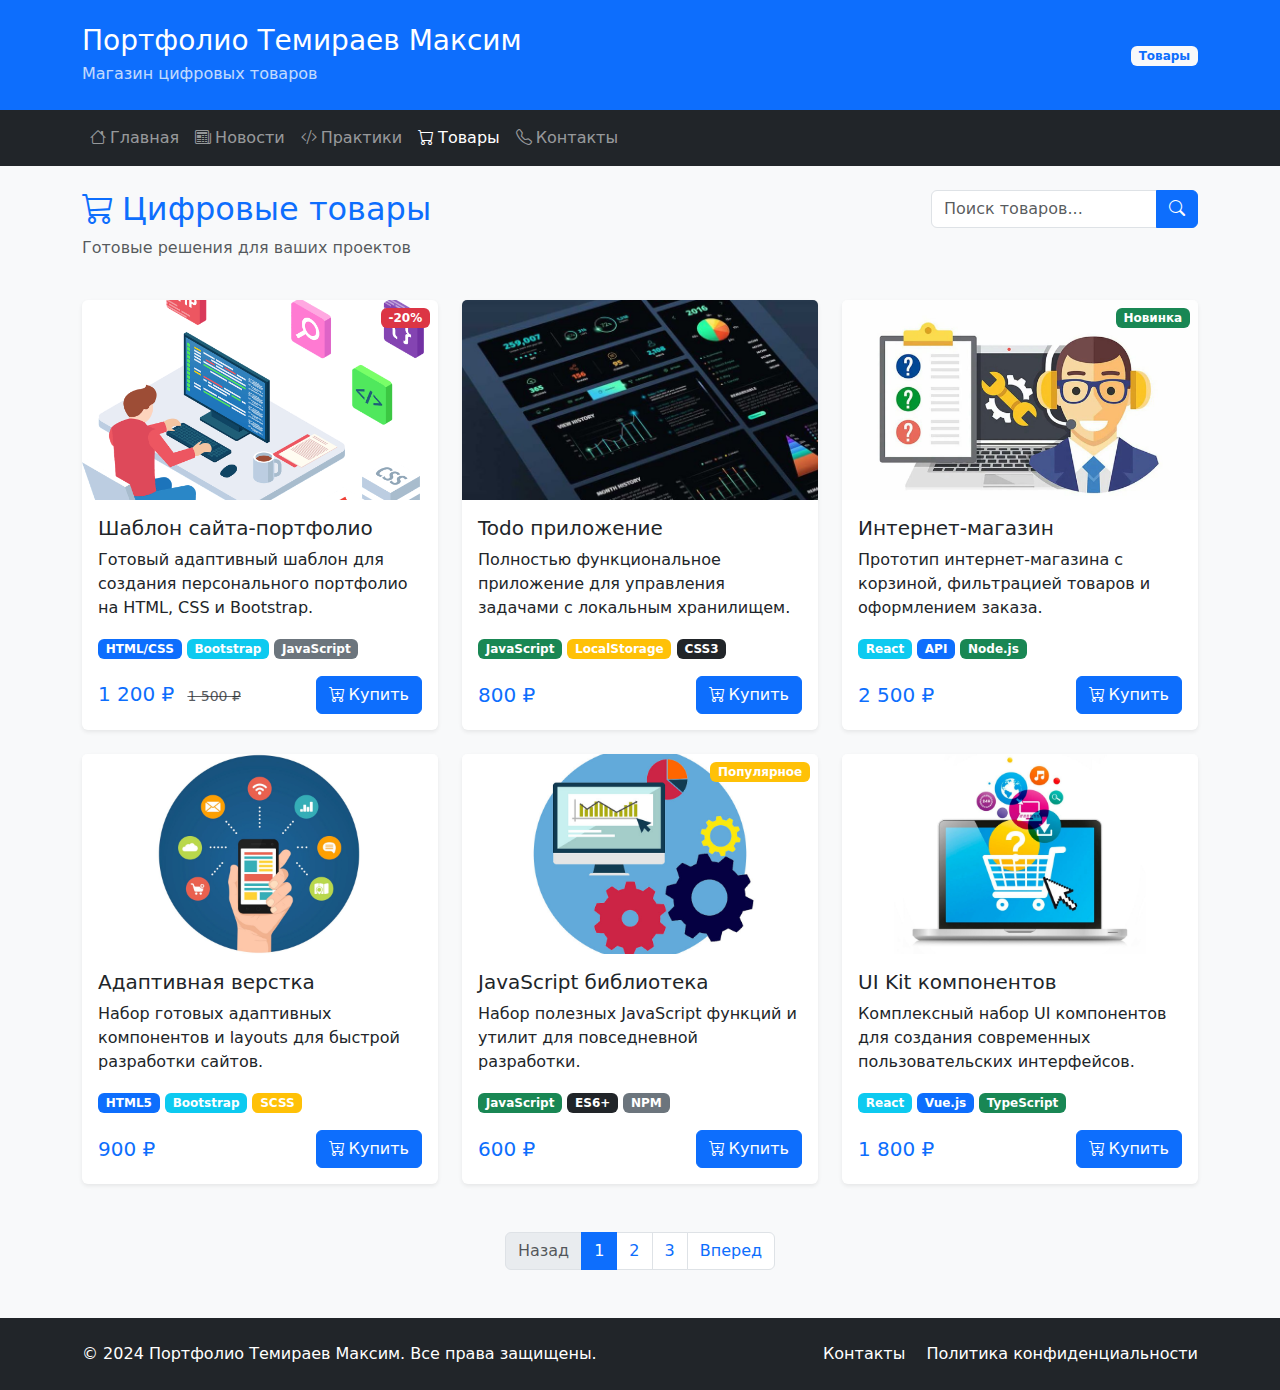
<file: pages/goods.html>
<!DOCTYPE html>
<html lang="ru">
<head>
    <meta charset="UTF-8">
    <meta name="viewport" content="width=device-width, initial-scale=1.0">
    <title>Товары - Портфолио Темираев Максим</title>
    <link href="https://cdn.jsdelivr.net/npm/bootstrap@5.3.2/dist/css/bootstrap.min.css" rel="stylesheet">
    <link rel="stylesheet" href="https://cdn.jsdelivr.net/npm/bootstrap-icons@1.11.1/font/bootstrap-icons.css">
    <link rel="stylesheet" href="../style/styles.css">
</head>
<body class="bg-light">
    <div class="container-fluid p-0">
        <!-- Header -->
        <header class="bg-primary text-white py-4">
            <div class="container">
                <div class="row align-items-center">
                    <div class="col">
                        <h1 class="h3 mb-1">Портфолио Темираев Максим</h1>
                        <p class="mb-0 opacity-75">Магазин цифровых товаров</p>
                    </div>
                    <div class="col-auto">
                        <span class="badge bg-light text-primary">Товары</span>
                    </div>
                </div>
            </div>
        </header>

        <!-- Navigation -->
        <nav class="navbar navbar-expand-lg navbar-dark bg-dark">
            <div class="container">
                <button class="navbar-toggler" type="button" data-bs-toggle="collapse" data-bs-target="#navbarNav">
                    <span class="navbar-toggler-icon"></span>
                </button>
                <div class="collapse navbar-collapse" id="navbarNav">
                    <ul class="navbar-nav">
                        <li class="nav-item">
                            <a class="nav-link" href="../index.html">
                                <i class="bi bi-house me-1"></i>Главная
                            </a>
                        </li>
                        <li class="nav-item">
                            <a class="nav-link" href="news.html">
                                <i class="bi bi-newspaper me-1"></i>Новости
                            </a>
                        </li>
                        <li class="nav-item">
                            <a class="nav-link" href="practices.html">
                                <i class="bi bi-code-slash me-1"></i>Практики
                            </a>
                        </li>
                        <li class="nav-item">
                            <a class="nav-link active" href="goods.html">
                                <i class="bi bi-cart me-1"></i>Товары
                            </a>
                        </li>
                        <li class="nav-item">
                            <a class="nav-link" href="contacts.html">
                                <i class="bi bi-telephone me-1"></i>Контакты
                            </a>
                        </li>
                    </ul>
                </div>
            </div>
        </nav>

        <!-- Main Content -->
        <main class="container my-4">
            <!-- Page Header -->
            <div class="row mb-4">
                <div class="col">
                    <h2 class="text-primary">
                        <i class="bi bi-cart3 me-2"></i>Цифровые товары
                    </h2>
                    <p class="text-muted">Готовые решения для ваших проектов</p>
                </div>
                <div class="col-auto">
                    <div class="input-group">
                        <input type="text" class="form-control" placeholder="Поиск товаров...">
                        <button class="btn btn-primary">
                            <i class="bi bi-search"></i>
                        </button>
                    </div>
                </div>
            </div>

            <!-- Products Grid -->
            <div class="row g-4">
                <!-- Product 1 -->
                <div class="col-lg-4 col-md-6">
                    <div class="card h-100 product-card shadow-sm">
                        <div class="badge bg-danger position-absolute top-0 end-0 m-2">-20%</div>
                        <img src="../images/project1.jpg" class="card-img-top product-image" alt="Шаблон сайта-портфолио">
                        <div class="card-body d-flex flex-column">
                            <h5 class="card-title">Шаблон сайта-портфолио</h5>
                            <p class="card-text flex-grow-1">
                                Готовый адаптивный шаблон для создания персонального портфолио на HTML, CSS и Bootstrap.
                            </p>
                            <div class="mb-3">
                                <span class="badge bg-primary">HTML/CSS</span>
                                <span class="badge bg-info">Bootstrap</span>
                                <span class="badge bg-secondary">JavaScript</span>
                            </div>
                            <div class="d-flex justify-content-between align-items-center">
                                <div>
                                    <span class="h5 text-primary mb-0">1 200 ₽</span>
                                    <small class="text-muted text-decoration-line-through ms-2">1 500 ₽</small>
                                </div>
                                <button class="btn btn-primary">
                                    <i class="bi bi-cart-plus me-1"></i>Купить
                                </button>
                            </div>
                        </div>
                    </div>
                </div>

                <!-- Product 2 -->
                <div class="col-lg-4 col-md-6">
                    <div class="card h-100 product-card shadow-sm">
                        <img src="../images/project2.jpg" class="card-img-top product-image" alt="Todo приложение">
                        <div class="card-body d-flex flex-column">
                            <h5 class="card-title">Todo приложение</h5>
                            <p class="card-text flex-grow-1">
                                Полностью функциональное приложение для управления задачами с локальным хранилищем.
                            </p>
                            <div class="mb-3">
                                <span class="badge bg-success">JavaScript</span>
                                <span class="badge bg-warning">LocalStorage</span>
                                <span class="badge bg-dark">CSS3</span>
                            </div>
                            <div class="d-flex justify-content-between align-items-center">
                                <span class="h5 text-primary mb-0">800 ₽</span>
                                <button class="btn btn-primary">
                                    <i class="bi bi-cart-plus me-1"></i>Купить
                                </button>
                            </div>
                        </div>
                    </div>
                </div>

                <!-- Product 3 -->
                <div class="col-lg-4 col-md-6">
                    <div class="card h-100 product-card shadow-sm">
                        <div class="badge bg-success position-absolute top-0 end-0 m-2">Новинка</div>
                        <img src="../images/project3.jpg" class="card-img-top product-image" alt="Интернет-магазин">
                        <div class="card-body d-flex flex-column">
                            <h5 class="card-title">Интернет-магазин</h5>
                            <p class="card-text flex-grow-1">
                                Прототип интернет-магазина с корзиной, фильтрацией товаров и оформлением заказа.
                            </p>
                            <div class="mb-3">
                                <span class="badge bg-info">React</span>
                                <span class="badge bg-primary">API</span>
                                <span class="badge bg-success">Node.js</span>
                            </div>
                            <div class="d-flex justify-content-between align-items-center">
                                <span class="h5 text-primary mb-0">2 500 ₽</span>
                                <button class="btn btn-primary">
                                    <i class="bi bi-cart-plus me-1"></i>Купить
                                </button>
                            </div>
                        </div>
                    </div>
                </div>

                <!-- Product 4 -->
                <div class="col-lg-4 col-md-6">
                    <div class="card h-100 product-card shadow-sm">
                        <img src="../images/project4.jpg" class="card-img-top product-image" alt="Адаптивная верстка">
                        <div class="card-body d-flex flex-column">
                            <h5 class="card-title">Адаптивная верстка</h5>
                            <p class="card-text flex-grow-1">
                                Набор готовых адаптивных компонентов и layouts для быстрой разработки сайтов.
                            </p>
                            <div class="mb-3">
                                <span class="badge bg-primary">HTML5</span>
                                <span class="badge bg-info">Bootstrap</span>
                                <span class="badge bg-warning">SCSS</span>
                            </div>
                            <div class="d-flex justify-content-between align-items-center">
                                <span class="h5 text-primary mb-0">900 ₽</span>
                                <button class="btn btn-primary">
                                    <i class="bi bi-cart-plus me-1"></i>Купить
                                </button>
                            </div>
                        </div>
                    </div>
                </div>

                <!-- Product 5 -->
                <div class="col-lg-4 col-md-6">
                    <div class="card h-100 product-card shadow-sm">
                        <div class="badge bg-warning position-absolute top-0 end-0 m-2">Популярное</div>
                        <img src="../images/project5.jpg" class="card-img-top product-image" alt="JavaScript библиотека">
                        <div class="card-body d-flex flex-column">
                            <h5 class="card-title">JavaScript библиотека</h5>
                            <p class="card-text flex-grow-1">
                                Набор полезных JavaScript функций и утилит для повседневной разработки.
                            </p>
                            <div class="mb-3">
                                <span class="badge bg-success">JavaScript</span>
                                <span class="badge bg-dark">ES6+</span>
                                <span class="badge bg-secondary">NPM</span>
                            </div>
                            <div class="d-flex justify-content-between align-items-center">
                                <span class="h5 text-primary mb-0">600 ₽</span>
                                <button class="btn btn-primary">
                                    <i class="bi bi-cart-plus me-1"></i>Купить
                                </button>
                            </div>
                        </div>
                    </div>
                </div>

                <!-- Product 6 -->
                <div class="col-lg-4 col-md-6">
                    <div class="card h-100 product-card shadow-sm">
                        <img src="../images/project6.jpg" class="card-img-top product-image" alt="UI Kit компонентов">
                        <div class="card-body d-flex flex-column">
                            <h5 class="card-title">UI Kit компонентов</h5>
                            <p class="card-text flex-grow-1">
                                Комплексный набор UI компонентов для создания современных пользовательских интерфейсов.
                            </p>
                            <div class="mb-3">
                                <span class="badge bg-info">React</span>
                                <span class="badge bg-primary">Vue.js</span>
                                <span class="badge bg-success">TypeScript</span>
                            </div>
                            <div class="d-flex justify-content-between align-items-center">
                                <span class="h5 text-primary mb-0">1 800 ₽</span>
                                <button class="btn btn-primary">
                                    <i class="bi bi-cart-plus me-1"></i>Купить
                                </button>
                            </div>
                        </div>
                    </div>
                </div>
            </div>

            <!-- Pagination -->
            <nav class="mt-5">
                <ul class="pagination justify-content-center">
                    <li class="page-item disabled">
                        <a class="page-link" href="#">Назад</a>
                    </li>
                    <li class="page-item active"><a class="page-link" href="#">1</a></li>
                    <li class="page-item"><a class="page-link" href="#">2</a></li>
                    <li class="page-item"><a class="page-link" href="#">3</a></li>
                    <li class="page-item">
                        <a class="page-link" href="#">Вперед</a>
                    </li>
                </ul>
            </nav>
        </main>

        <!-- Footer -->
        <footer class="bg-dark text-white py-4 mt-5">
            <div class="container">
                <div class="row align-items-center">
                    <div class="col-md-6">
                        <p class="mb-0">&copy; 2024 Портфолио Темираев Максим. Все права защищены.</p>
                    </div>
                    <div class="col-md-6 text-md-end">
                        <a href="contacts.html" class="text-white text-decoration-none me-3">Контакты</a>
                        <a href="#" class="text-white text-decoration-none">Политика конфиденциальности</a>
                    </div>
                </div>
            </div>
        </footer>
    </div>

    <script src="https://cdn.jsdelivr.net/npm/bootstrap@5.3.2/dist/js/bootstrap.bundle.min.js"></script>
</body>
</html>
</file>
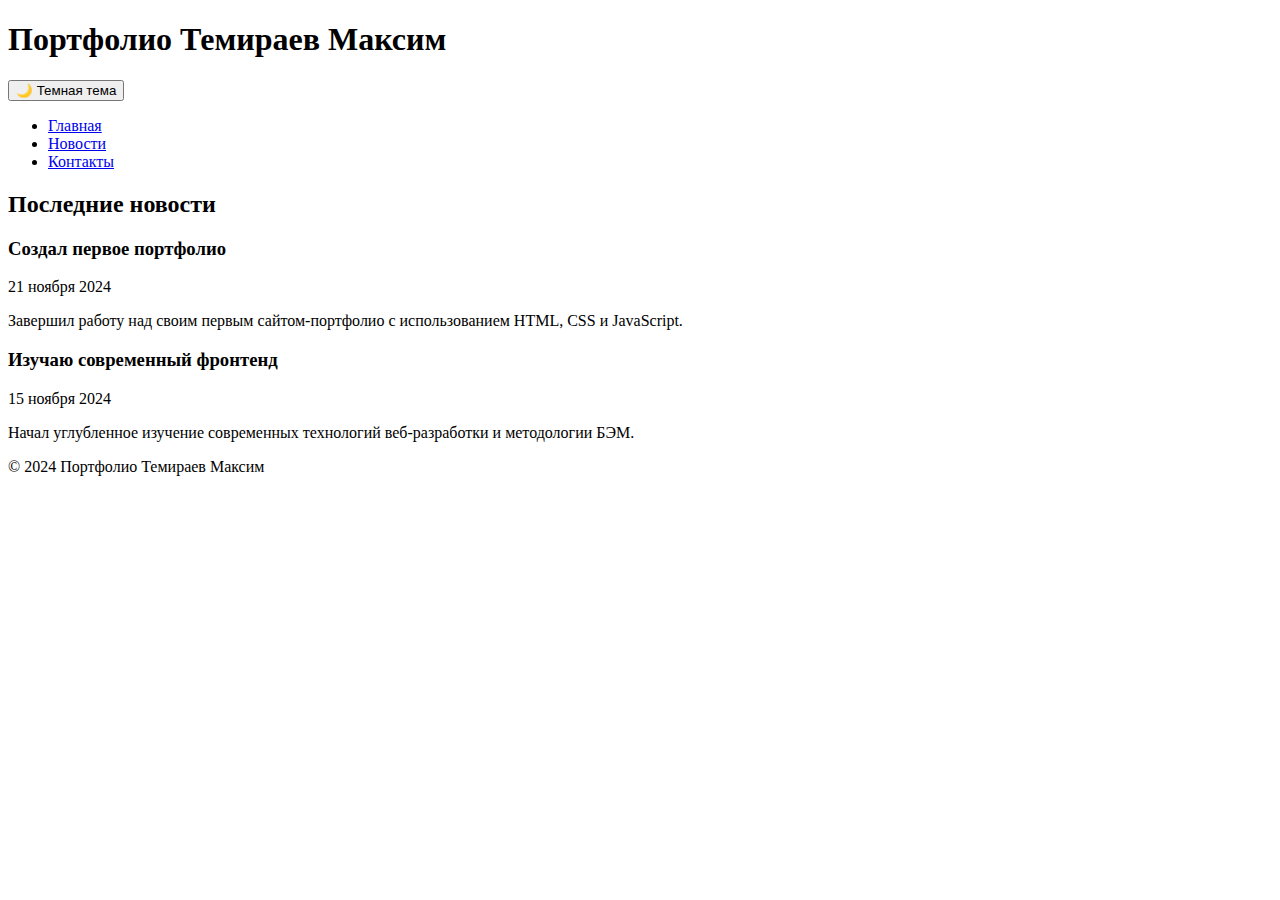
<file: pages/news.html>
<!DOCTYPE html>
<html lang="ru">
<head>
    <meta charset="UTF-8">
    <meta name="viewport" content="width=device-width, initial-scale=1.0">
    <title>Новости - Портфолио Темираев Максим</title>
    <link rel="stylesheet" href="../style/styles.css">
</head>
<body data-theme="light">
    <div class="page">
        <header class="header">
            <h1 class="header__title">Портфолио Темираев Максим</h1>
            <button class="theme-switcher" id="themeSwitcher">
                <span class="theme-switcher__icon">🌙</span>
                <span class="theme-switcher__text">Темная тема</span>
            </button>
        </header>

        <nav class="nav">
            <ul class="nav__list">
                <li class="nav__item">
                    <a class="nav__link" href="../index.html">Главная</a>
                </li>
                <li class="nav__item nav__item--active">
                    <a class="nav__link" href="news.html">Новости</a>
                </li>
                <li class="nav__item">
                    <a class="nav__link" href="contacts.html">Контакты</a>
                </li>
            </ul>
        </nav>

        <main class="main">
            <section class="news">
                <h2 class="news__title">Последние новости</h2>
                <div class="news__list">
                    <article class="news-item">
                        <h3 class="news-item__title">Создал первое портфолио</h3>
                        <time class="news-item__date">21 ноября 2024</time>
                        <p class="news-item__text">Завершил работу над своим первым сайтом-портфолио с использованием HTML, CSS и JavaScript.</p>
                    </article>
                    <article class="news-item">
                        <h3 class="news-item__title">Изучаю современный фронтенд</h3>
                        <time class="news-item__date">15 ноября 2024</time>
                        <p class="news-item__text">Начал углубленное изучение современных технологий веб-разработки и методологии БЭМ.</p>
                    </article>
                </div>
            </section>
        </main>

        <footer class="footer">
            <p class="footer__text">&copy; 2024 Портфолио Темираев Максим</p>
        </footer>
    </div>

    <script src="../js/theme-switcher.js"></script>
</body>
</html>
</file>
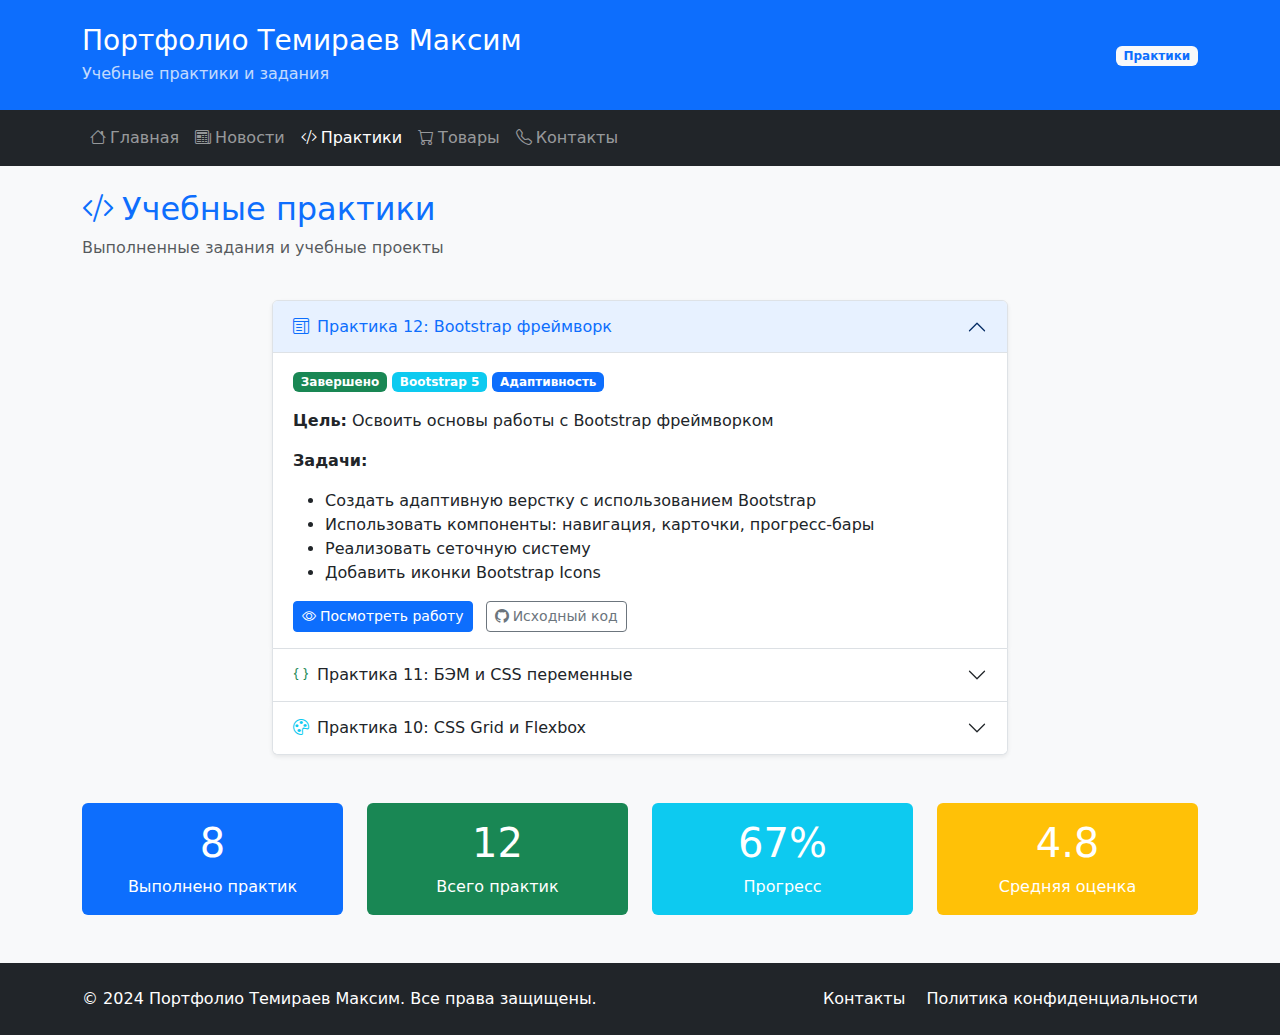
<file: pages/practices.html>
<!DOCTYPE html>
<html lang="ru">
<head>
    <meta charset="UTF-8">
    <meta name="viewport" content="width=device-width, initial-scale=1.0">
    <title>Практики - Портфолио Темираев Максим</title>
    <link href="https://cdn.jsdelivr.net/npm/bootstrap@5.3.2/dist/css/bootstrap.min.css" rel="stylesheet">
    <link rel="stylesheet" href="https://cdn.jsdelivr.net/npm/bootstrap-icons@1.11.1/font/bootstrap-icons.css">
    <link rel="stylesheet" href="../style/styles.css">
</head>
<body class="bg-light">
    <div class="container-fluid p-0">
        <header class="bg-primary text-white py-4">
            <div class="container">
                <div class="row align-items-center">
                    <div class="col">
                        <h1 class="h3 mb-1">Портфолио Темираев Максим</h1>
                        <p class="mb-0 opacity-75">Учебные практики и задания</p>
                    </div>
                    <div class="col-auto">
                        <span class="badge bg-light text-primary">Практики</span>
                    </div>
                </div>
            </div>
        </header>

        <nav class="navbar navbar-expand-lg navbar-dark bg-dark">
            <div class="container">
                <button class="navbar-toggler" type="button" data-bs-toggle="collapse" data-bs-target="#navbarNav">
                    <span class="navbar-toggler-icon"></span>
                </button>
                <div class="collapse navbar-collapse" id="navbarNav">
                    <ul class="navbar-nav">
                        <li class="nav-item">
                            <a class="nav-link" href="../index.html">
                                <i class="bi bi-house me-1"></i>Главная
                            </a>
                        </li>
                        <li class="nav-item">
                            <a class="nav-link" href="news.html">
                                <i class="bi bi-newspaper me-1"></i>Новости
                            </a>
                        </li>
                        <li class="nav-item">
                            <a class="nav-link active" href="practices.html">
                                <i class="bi bi-code-slash me-1"></i>Практики
                            </a>
                        </li>
                        <li class="nav-item">
                            <a class="nav-link" href="goods.html">
                                <i class="bi bi-cart me-1"></i>Товары
                            </a>
                        </li>
                        <li class="nav-item">
                            <a class="nav-link" href="contacts.html">
                                <i class="bi bi-telephone me-1"></i>Контакты
                            </a>
                        </li>
                    </ul>
                </div>
            </div>
        </nav>

        <main class="container my-4">
            <div class="row mb-4">
                <div class="col">
                    <h2 class="text-primary">
                        <i class="bi bi-code-slash me-2"></i>Учебные практики
                    </h2>
                    <p class="text-muted">Выполненные задания и учебные проекты</p>
                </div>
            </div>

            <div class="row">
                <div class="col-lg-8 mx-auto">
                    <div class="accordion" id="practicesAccordion">
                        <div class="accordion-item shadow-sm">
                            <h2 class="accordion-header">
                                <button class="accordion-button" type="button" data-bs-toggle="collapse" data-bs-target="#practice1">
                                    <i class="bi bi-layout-text-window me-2 text-primary"></i>
                                    Практика 12: Bootstrap фреймворк
                                </button>
                            </h2>
                            <div id="practice1" class="accordion-collapse collapse show" data-bs-parent="#practicesAccordion">
                                <div class="accordion-body">
                                    <div class="mb-3">
                                        <span class="badge bg-success">Завершено</span>
                                        <span class="badge bg-info">Bootstrap 5</span>
                                        <span class="badge bg-primary">Адаптивность</span>
                                    </div>
                                    <p><strong>Цель:</strong> Освоить основы работы с Bootstrap фреймворком</p>
                                    <p><strong>Задачи:</strong></p>
                                    <ul>
                                        <li>Создать адаптивную верстку с использованием Bootstrap</li>
                                        <li>Использовать компоненты: навигация, карточки, прогресс-бары</li>
                                        <li>Реализовать сеточную систему</li>
                                        <li>Добавить иконки Bootstrap Icons</li>
                                    </ul>
                                    <div class="mt-3">
                                        <a href="../index.html" class="btn btn-primary btn-sm me-2">
                                            <i class="bi bi-eye me-1"></i>Посмотреть работу
                                        </a>
                                        <a href="#" class="btn btn-outline-secondary btn-sm">
                                            <i class="bi bi-github me-1"></i>Исходный код
                                        </a>
                                    </div>
                                </div>
                            </div>
                        </div>

                        <div class="accordion-item shadow-sm">
                            <h2 class="accordion-header">
                                <button class="accordion-button collapsed" type="button" data-bs-toggle="collapse" data-bs-target="#practice2">
                                    <i class="bi bi-braces me-2 text-success"></i>
                                    Практика 11: БЭМ и CSS переменные
                                </button>
                            </h2>
                            <div id="practice2" class="accordion-collapse collapse" data-bs-parent="#practicesAccordion">
                                <div class="accordion-body">
                                    <div class="mb-3">
                                        <span class="badge bg-success">Завершено</span>
                                        <span class="badge bg-warning">БЭМ</span>
                                        <span class="badge bg-info">CSS Variables</span>
                                    </div>
                                    <p><strong>Цель:</strong> Изучить методологию БЭМ и работу с CSS переменными</p>
                                    <p><strong>Задачи:</strong></p>
                                    <ul>
                                        <li>Реализовать именование классов по БЭМ</li>
                                        <li>Создать систему CSS переменных</li>
                                        <li>Добавить интерактивные состояния</li>
                                        <li>Реализовать переключатель тем</li>
                                    </ul>
                                    <div class="mt-3">
                                        <a href="#" class="btn btn-primary btn-sm me-2">
                                            <i class="bi bi-eye me-1"></i>Посмотреть работу
                                        </a>
                                        <a href="#" class="btn btn-outline-secondary btn-sm">
                                            <i class="bi bi-github me-1"></i>Исходный код
                                        </a>
                                    </div>
                                </div>
                            </div>
                        </div>

                        <div class="accordion-item shadow-sm">
                            <h2 class="accordion-header">
                                <button class="accordion-button collapsed" type="button" data-bs-toggle="collapse" data-bs-target="#practice3">
                                    <i class="bi bi-palette me-2 text-info"></i>
                                    Практика 10: CSS Grid и Flexbox
                                </button>
                            </h2>
                            <div id="practice3" class="accordion-collapse collapse" data-bs-parent="#practicesAccordion">
                                <div class="accordion-body">
                                    <div class="mb-3">
                                        <span class="badge bg-success">Завершено</span>
                                        <span class="badge bg-primary">CSS Grid</span>
                                        <span class="badge bg-success">Flexbox</span>
                                    </div>
                                    <p><strong>Цель:</strong> Освоить современные методы верстки</p>
                                    <p><strong>Задачи:</strong></p>
                                    <ul>
                                        <li>Создать сложные макеты с помощью CSS Grid</li>
                                        <li>Использовать Flexbox для компонентов</li>
                                        <li>Реализовать адаптивную сетку</li>
                                        <li>Применить анимации и переходы</li>
                                    </ul>
                                    <div class="mt-3">
                                        <a href="#" class="btn btn-primary btn-sm me-2">
                                            <i class="bi bi-eye me-1"></i>Посмотреть работу
                                        </a>
                                        <a href="#" class="btn btn-outline-secondary btn-sm">
                                            <i class="bi bi-github me-1"></i>Исходный код
                                        </a>
                                    </div>
                                </div>
                            </div>
                        </div>
                    </div>
                </div>
            </div>

            <div class="row mt-5">
                <div class="col-md-3">
                    <div class="card text-center bg-primary text-white">
                        <div class="card-body">
                            <h3 class="display-6">8</h3>
                            <p class="mb-0">Выполнено практик</p>
                        </div>
                    </div>
                </div>
                <div class="col-md-3">
                    <div class="card text-center bg-success text-white">
                        <div class="card-body">
                            <h3 class="display-6">12</h3>
                            <p class="mb-0">Всего практик</p>
                        </div>
                    </div>
                </div>
                <div class="col-md-3">
                    <div class="card text-center bg-info text-white">
                        <div class="card-body">
                            <h3 class="display-6">67%</h3>
                            <p class="mb-0">Прогресс</p>
                        </div>
                    </div>
                </div>
                <div class="col-md-3">
                    <div class="card text-center bg-warning text-white">
                        <div class="card-body">
                            <h3 class="display-6">4.8</h3>
                            <p class="mb-0">Средняя оценка</p>
                        </div>
                    </div>
                </div>
            </div>
        </main>

        <footer class="bg-dark text-white py-4 mt-5">
            <div class="container">
                <div class="row align-items-center">
                    <div class="col-md-6">
                        <p class="mb-0">&copy; 2024 Портфолио Темираев Максим. Все права защищены.</p>
                    </div>
                    <div class="col-md-6 text-md-end">
                        <a href="contacts.html" class="text-white text-decoration-none me-3">Контакты</a>
                        <a href="#" class="text-white text-decoration-none">Политика конфиденциальности</a>
                    </div>
                </div>
            </div>
        </footer>
    </div>

    <script src="https://cdn.jsdelivr.net/npm/bootstrap@5.3.2/dist/js/bootstrap.bundle.min.js"></script>
</body>
</html>
</file>
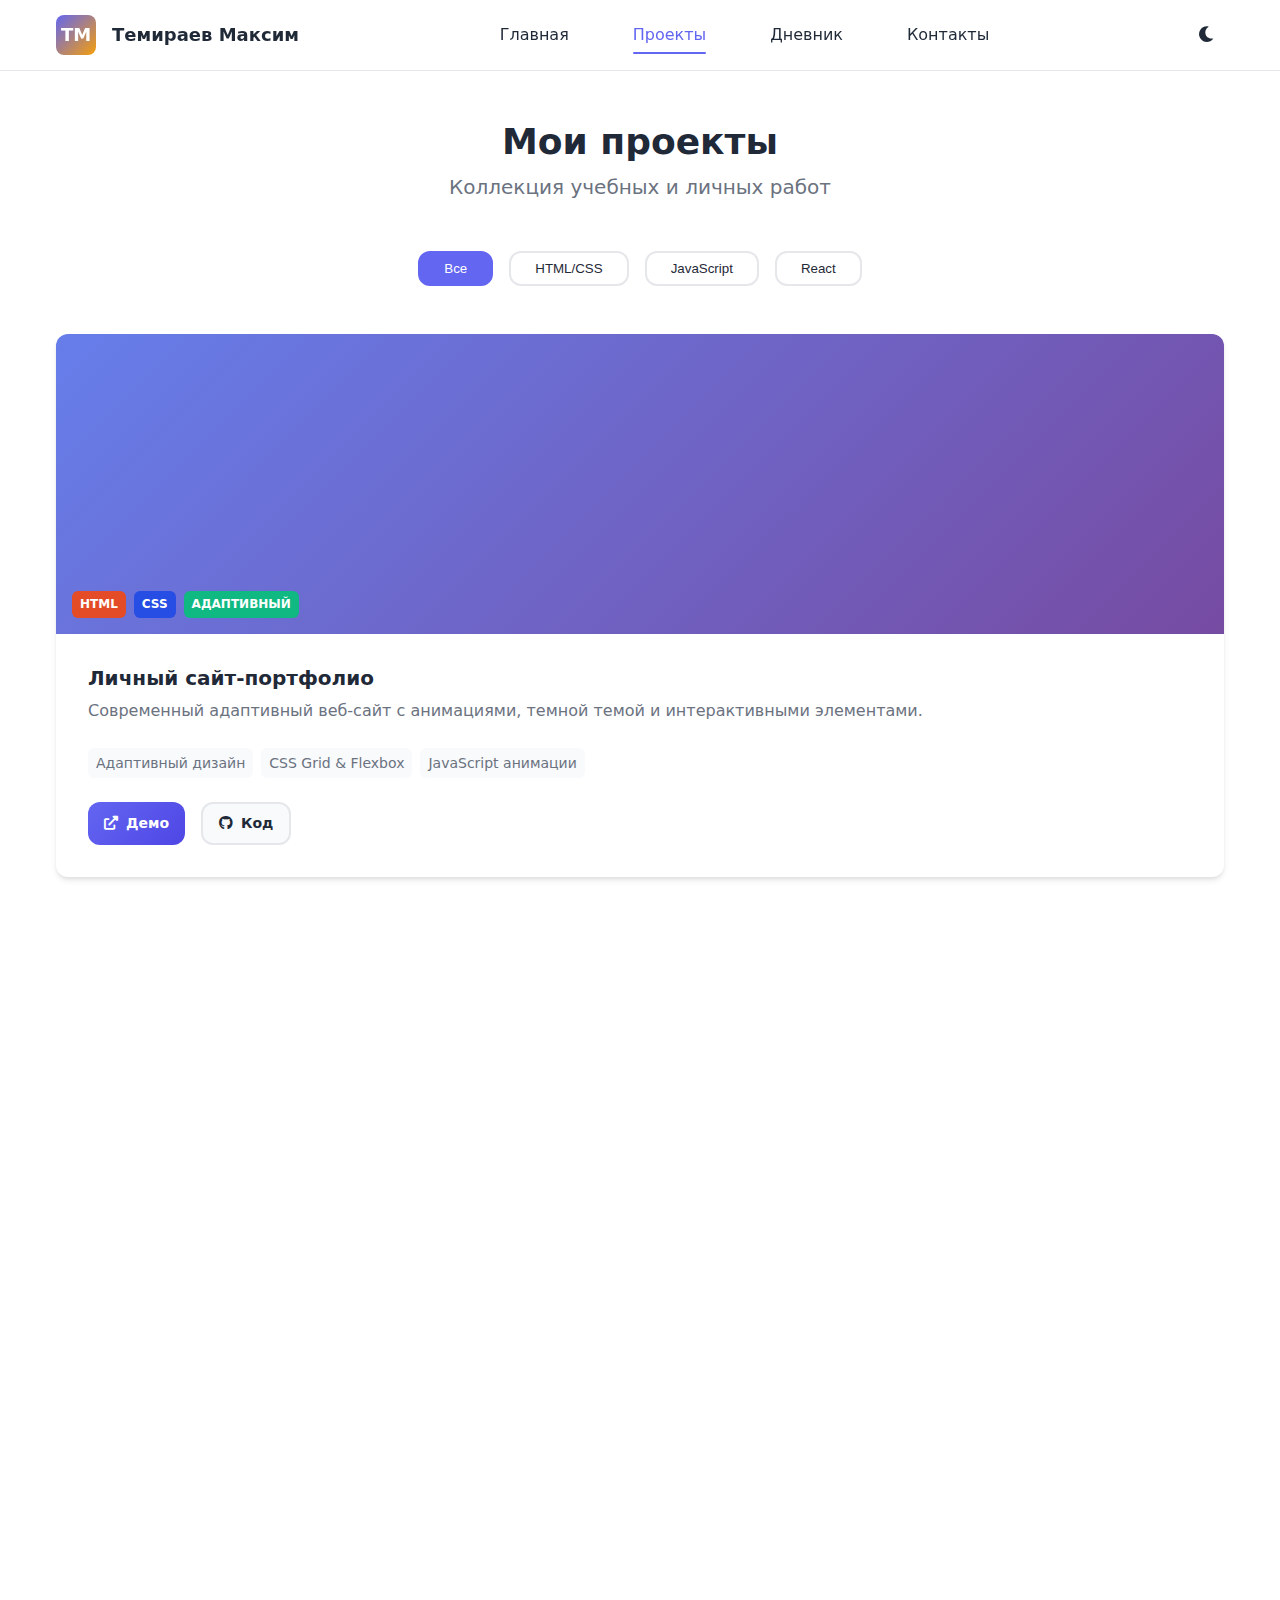
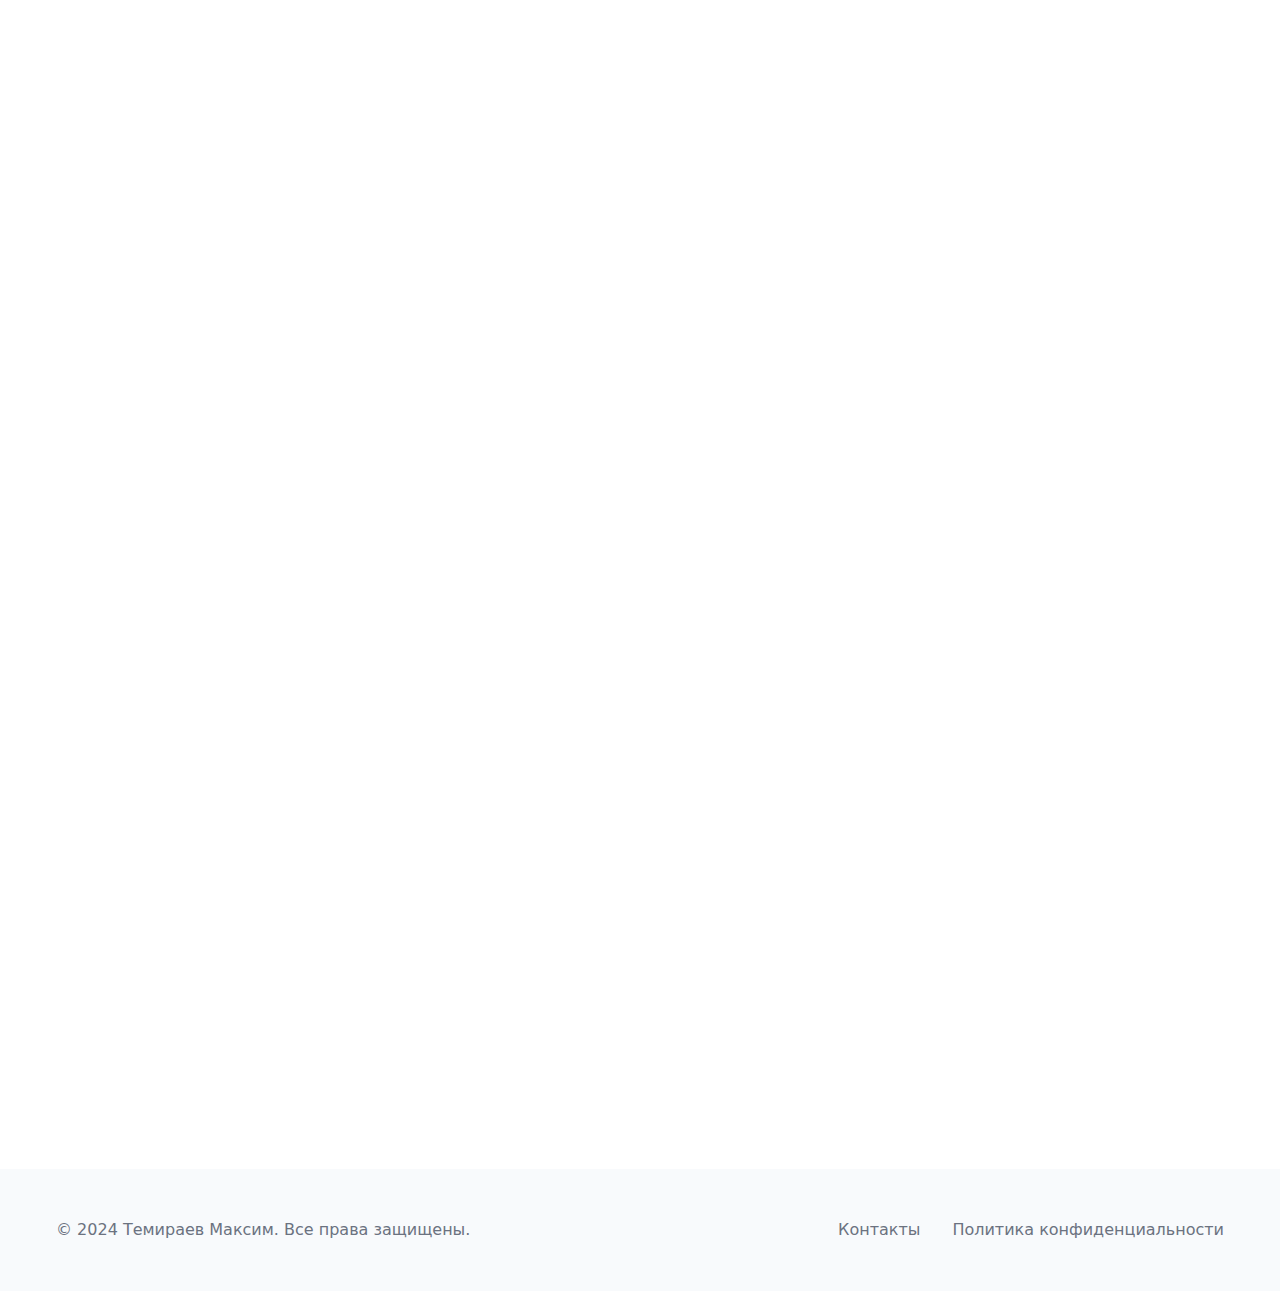
<file: pages/projects.html>
<!DOCTYPE html>
<html lang="ru">
<head>
    <meta charset="UTF-8">
    <meta name="viewport" content="width=device-width, initial-scale=1.0">
    <title>Проекты - Темираев Максим</title>
    
    <!-- Critical theme initialization -->
    <script>
        (function() {
            // Set theme immediately to prevent flash
            try {
                const savedTheme = localStorage.getItem('theme');
                const systemPrefersDark = window.matchMedia('(prefers-color-scheme: dark)').matches;
                const theme = savedTheme || (systemPrefersDark ? 'dark' : 'light');
                
                document.documentElement.setAttribute('data-theme', theme);
                window.initialTheme = theme;
            } catch (e) {
                document.documentElement.setAttribute('data-theme', 'light');
            }
        })();
    </script>
    
    <link rel="stylesheet" href="../styles/styles.css">
    <link href="https://cdnjs.cloudflare.com/ajax/libs/font-awesome/6.0.0/css/all.min.css" rel="stylesheet">
</head>
<body>
    <header class="header">
        <nav class="nav container">
            <div class="nav__brand">
                <div class="logo">TM</div>
                <span class="nav__name">Темираев Максим</span>
            </div>
            <ul class="nav__menu">
                <li class="nav__item"><a href="../index.html" class="nav__link">Главная</a></li>
                <li class="nav__item"><a href="projects.html" class="nav__link active">Проекты</a></li>
                <li class="nav__item"><a href="diary.html" class="nav__link">Дневник</a></li>
                <li class="nav__item"><a href="contacts.html" class="nav__link">Контакты</a></li>
            </ul>
            <div class="nav__actions">
                <button class="theme-toggle" id="themeToggle">
                    <i class="fas fa-moon"></i>
                </button>
                <button class="nav__toggle" id="navToggle">
                    <span></span>
                    <span></span>
                    <span></span>
                </button>
            </div>
        </nav>
    </header>

    <main class="main">
        <div class="container">
            <div class="page-header">
                <h1 class="page-title">Мои проекты</h1>
                <p class="page-subtitle">Коллекция учебных и личных работ</p>
            </div>

            <!-- Filters -->
            <div class="filters">
                <button class="filter-btn active" data-filter="all">Все</button>
                <button class="filter-btn" data-filter="html">HTML/CSS</button>
                <button class="filter-btn" data-filter="js">JavaScript</button>
                <button class="filter-btn" data-filter="react">React</button>
            </div>

            <!-- Projects Grid -->
            <div class="projects-grid detailed">
                <!-- Project 1 -->
                <div class="project-card" data-category="html">
                    <div class="project__image large">
                        <div class="project__tags">
                            <span class="tag tag--html">HTML</span>
                            <span class="tag tag--css">CSS</span>
                            <span class="tag tag--responsive">Адаптивный</span>
                        </div>
                    </div>
                    <div class="project__content">
                        <h3 class="project__title">Личный сайт-портфолио</h3>
                        <p class="project__description">
                            Современный адаптивный веб-сайт с анимациями, темной темой и интерактивными элементами.
                        </p>
                        <div class="project__features">
                            <span class="feature">Адаптивный дизайн</span>
                            <span class="feature">CSS Grid & Flexbox</span>
                            <span class="feature">JavaScript анимации</span>
                        </div>
                        <div class="project__links">
                            <a href="#" class="btn btn--small btn--primary">
                                <i class="fas fa-external-link-alt"></i>
                                Демо
                            </a>
                            <a href="#" class="btn btn--small btn--secondary">
                                <i class="fab fa-github"></i>
                                Код
                            </a>
                        </div>
                    </div>
                </div>

                <!-- Project 2 -->
                <div class="project-card" data-category="js">
                    <div class="project__image large">
                        <div class="project__tags">
                            <span class="tag tag--js">JavaScript</span>
                            <span class="tag tag--localstorage">LocalStorage</span>
                        </div>
                    </div>
                    <div class="project__content">
                        <h3 class="project__title">Todo-приложение</h3>
                        <p class="project__description">
                            Полнофункциональное приложение для управления задачами с возможностью фильтрации, поиска и локального сохранения данных.
                        </p>
                        <div class="project__features">
                            <span class="feature">CRUD операции</span>
                            <span class="feature">Local Storage</span>
                            <span class="feature">Фильтрация</span>
                        </div>
                        <div class="project__links">
                            <a href="#" class="btn btn--small btn--primary">
                                <i class="fas fa-external-link-alt"></i>
                                Демо
                            </a>
                            <a href="#" class="btn btn--small btn--secondary">
                                <i class="fab fa-github"></i>
                                Код
                            </a>
                        </div>
                    </div>
                </div>

                <!-- Project 3 -->
                <div class="project-card" data-category="react">
                    <div class="project__image large">
                        <div class="project__tags">
                            <span class="tag tag--react">React</span>
                            <span class="tag tag--api">API</span>
                            <span class="tag tag--responsive">Адаптивный</span>
                        </div>
                    </div>
                    <div class="project__content">
                        <h3 class="project__title">Интернет-магазин</h3>
                        <p class="project__description">
                            Прототип интернет-магазина с корзиной товаров, фильтрацией по категориям и оформлением заказа.
                        </p>
                        <div class="project__features">
                            <span class="feature">React Hooks</span>
                            <span class="feature">Context API</span>
                            <span class="feature">REST API</span>
                        </div>
                        <div class="project__links">
                            <a href="#" class="btn btn--small btn--primary">
                                <i class="fas fa-external-link-alt"></i>
                                Демо
                            </a>
                            <a href="#" class="btn btn--small btn--secondary">
                                <i class="fab fa-github"></i>
                                Код
                            </a>
                        </div>
                    </div>
                </div>

                <!-- Project 4 -->
                <div class="project-card" data-category="html">
                    <div class="project__image large">
                        <div class="project__tags">
                            <span class="tag tag--html">HTML</span>
                            <span class="tag tag--css">CSS</span>
                            <span class="tag tag--bootstrap">Bootstrap</span>
                        </div>
                    </div>
                    <div class="project__content">
                        <h3 class="project__title">Лендинг компании</h3>
                        <p class="project__description">
                            Современный лендинг для IT-компании с анимациями, формой обратной связи и адаптивным дизайном.
                        </p>
                        <div class="project__features">
                            <span class="feature">Bootstrap 5</span>
                            <span class="feature">CSS анимации</span>
                            <span class="feature">Формы</span>
                        </div>
                        <div class="project__links">
                            <a href="#" class="btn btn--small btn--primary">
                                <i class="fas fa-external-link-alt"></i>
                                Демо
                            </a>
                            <a href="#" class="btn btn--small btn--secondary">
                                <i class="fab fa-github"></i>
                                Код
                            </a>
                        </div>
                    </div>
                </div>
            </div>
        </div>
    </main>

    <footer class="footer">
        <div class="container">
            <div class="footer__content">
                <div class="footer__copyright">
                    &copy; 2024 Темираев Максим. Все права защищены.
                </div>
                <div class="footer__links">
                    <a href="contacts.html" class="footer__link">Контакты</a>
                    <a href="#" class="footer__link">Политика конфиденциальности</a>
                </div>
            </div>
        </div>
    </footer>

    <script src="../scripts/main.js"></script>
</body>
</html>
</file>
<file: styles/styles.css>
/* Critical theme styles to prevent flash */
:root {
    /* Light theme defaults */
    --primary-color: #6366f1;
    --primary-dark: #4f46e5;
    --secondary-color: #f59e0b;
    --accent-color: #10b981;
    --text-primary: #1f2937;
    --text-secondary: #6b7280;
    --text-muted: #9ca3af;
    --bg-primary: #ffffff;
    --bg-secondary: #f8fafc;
    --bg-card: #ffffff;
    --border-color: #e5e7eb;
    --shadow: 0 4px 6px -1px rgba(0, 0, 0, 0.1), 0 2px 4px -1px rgba(0, 0, 0, 0.06);
    --shadow-lg: 0 10px 15px -3px rgba(0, 0, 0, 0.1), 0 4px 6px -2px rgba(0, 0, 0, 0.05);
}

[data-theme="dark"] {
    --text-primary: #f9fafb;
    --text-secondary: #d1d5db;
    --text-muted: #9ca3af;
    --bg-primary: #111827;
    --bg-secondary: #1f2937;
    --bg-card: #374151;
    --border-color: #4b5563;
    --shadow: 0 4px 6px -1px rgba(0, 0, 0, 0.3), 0 2px 4px -1px rgba(0, 0, 0, 0.2);
    --shadow-lg: 0 10px 15px -3px rgba(0, 0, 0, 0.3), 0 4px 6px -2px rgba(0, 0, 0, 0.2);
}

/* Apply immediately without transition during initial load */
body {
    background-color: var(--bg-primary);
    color: var(--text-primary);
    transition: none;
}

/* Enable transitions only after page load */
body.theme-initialized {
    transition: background-color 0.3s ease, color 0.3s ease;
}

/* Rest of your existing CSS remains the same below this line */

/* Modern CSS Reset and Variables */
:root {
    /* Typography */
    --font-family: 'Inter', 'Segoe UI', system-ui, sans-serif;
    --font-size-xs: 0.75rem;
    --font-size-sm: 0.875rem;
    --font-size-base: 1rem;
    --font-size-lg: 1.125rem;
    --font-size-xl: 1.25rem;
    --font-size-2xl: 1.5rem;
    --font-size-3xl: 1.875rem;
    --font-size-4xl: 2.25rem;
    
    /* Spacing */
    --space-xs: 0.25rem;
    --space-sm: 0.5rem;
    --space-md: 1rem;
    --space-lg: 1.5rem;
    --space-xl: 2rem;
    --space-2xl: 3rem;
    
    /* Border Radius */
    --radius-sm: 0.375rem;
    --radius-md: 0.5rem;
    --radius-lg: 0.75rem;
    --radius-xl: 1rem;
    
    /* Transitions */
    --transition: all 0.3s cubic-bezier(0.4, 0, 0.2, 1);
}

/* Base Styles */
* {
    margin: 0;
    padding: 0;
    box-sizing: border-box;
}

html {
    scroll-behavior: smooth;
}

body {
    font-family: var(--font-family);
    font-size: var(--font-size-base);
    line-height: 1.6;
}

.container {
    max-width: 1200px;
    margin: 0 auto;
    padding: 0 var(--space-md);
}

/* Typography */
h1, h2, h3, h4, h5, h6 {
    font-weight: 600;
    line-height: 1.2;
    margin-bottom: var(--space-md);
}

.section-title {
    font-size: var(--font-size-3xl);
    text-align: center;
    margin-bottom: var(--space-2xl);
    position: relative;
}

.section-title::after {
    content: '';
    position: absolute;
    bottom: -8px;
    left: 50%;
    transform: translateX(-50%);
    width: 60px;
    height: 3px;
    background: linear-gradient(90deg, var(--primary-color), var(--secondary-color));
    border-radius: var(--radius-sm);
}

.page-title {
    font-size: var(--font-size-4xl);
    margin-bottom: var(--space-sm);
}

.page-subtitle {
    font-size: var(--font-size-xl);
    color: var(--text-secondary);
    text-align: center;
}

/* Header & Navigation */
.header {
    position: fixed;
    top: 0;
    left: 0;
    right: 0;
    background: rgba(255, 255, 255, 0.95);
    backdrop-filter: blur(10px);
    border-bottom: 1px solid var(--border-color);
    z-index: 1000;
    transition: var(--transition);
}

[data-theme="dark"] .header {
    background: rgba(17, 24, 39, 0.95);
}

.nav {
    display: flex;
    align-items: center;
    justify-content: space-between;
    height: 70px;
}

.nav__brand {
    display: flex;
    align-items: center;
    gap: var(--space-md);
}

.logo {
    width: 40px;
    height: 40px;
    background: linear-gradient(135deg, var(--primary-color), var(--secondary-color));
    border-radius: var(--radius-md);
    display: flex;
    align-items: center;
    justify-content: center;
    color: white;
    font-weight: 700;
    font-size: var(--font-size-lg);
}

.nav__name {
    font-weight: 600;
    font-size: var(--font-size-lg);
}

.nav__menu {
    display: flex;
    list-style: none;
    gap: var(--space-xl);
}

.nav__link {
    text-decoration: none;
    color: var(--text-primary);
    font-weight: 500;
    padding: var(--space-sm) var(--space-md);
    border-radius: var(--radius-md);
    transition: var(--transition);
    position: relative;
}

.nav__link:hover,
.nav__link.active {
    color: var(--primary-color);
}

.nav__link.active::after {
    content: '';
    position: absolute;
    bottom: -2px;
    left: var(--space-md);
    right: var(--space-md);
    height: 2px;
    background: var(--primary-color);
    border-radius: var(--radius-sm);
}

.nav__actions {
    display: flex;
    align-items: center;
    gap: var(--space-md);
}

.theme-toggle {
    background: none;
    border: none;
    color: var(--text-primary);
    font-size: var(--font-size-lg);
    cursor: pointer;
    padding: var(--space-sm);
    border-radius: var(--radius-md);
    transition: var(--transition);
}

.theme-toggle:hover {
    background: var(--bg-secondary);
    transform: rotate(15deg);
}

.nav__toggle {
    display: none;
    flex-direction: column;
    background: none;
    border: none;
    cursor: pointer;
    padding: var(--space-sm);
}

.nav__toggle span {
    width: 25px;
    height: 3px;
    background: var(--text-primary);
    margin: 2px 0;
    transition: var(--transition);
    border-radius: var(--radius-sm);
}

/* Hero Section */
.hero {
    padding: 120px 0 80px;
    background: linear-gradient(135deg, var(--bg-primary) 0%, var(--bg-secondary) 100%);
}

.hero__content {
    display: grid;
    grid-template-columns: 1fr 1fr;
    gap: var(--space-2xl);
    align-items: center;
}

.hero__title {
    font-size: var(--font-size-4xl);
    margin-bottom: var(--space-md);
}

.gradient-text {
    background: linear-gradient(135deg, var(--primary-color), var(--secondary-color));
    -webkit-background-clip: text;
    -webkit-text-fill-color: transparent;
    background-clip: text;
}

.hero__subtitle {
    font-size: var(--font-size-xl);
    color: var(--text-secondary);
    margin-bottom: var(--space-lg);
}

.hero__description {
    font-size: var(--font-size-lg);
    color: var(--text-secondary);
    margin-bottom: var(--space-2xl);
    line-height: 1.7;
}

.hero__actions {
    display: flex;
    gap: var(--space-md);
    flex-wrap: wrap;
}

.hero__image {
    display: flex;
    justify-content: center;
}

.image-container {
    position: relative;
}

.profile-image {
    width: 400px;
    height: 400px;
    border-radius: var(--radius-xl);
    object-fit: cover;
    border: 4px solid var(--border-color);
    position: relative;
    z-index: 2;
}

.image-glow {
    position: absolute;
    top: 20px;
    left: 20px;
    right: -20px;
    bottom: -20px;
    background: linear-gradient(135deg, var(--primary-color), var(--secondary-color));
    border-radius: var(--radius-xl);
    opacity: 0.1;
    filter: blur(20px);
    z-index: 1;
}

/* Buttons */
.btn {
    display: inline-flex;
    align-items: center;
    gap: var(--space-sm);
    padding: var(--space-md) var(--space-xl);
    border: none;
    border-radius: var(--radius-lg);
    font-weight: 600;
    text-decoration: none;
    cursor: pointer;
    transition: var(--transition);
    font-size: var(--font-size-base);
}

.btn--primary {
    background: linear-gradient(135deg, var(--primary-color), var(--primary-dark));
    color: white;
}

.btn--primary:hover {
    transform: translateY(-2px);
    box-shadow: var(--shadow-lg);
}

.btn--secondary {
    background: var(--bg-secondary);
    color: var(--text-primary);
    border: 2px solid var(--border-color);
}

.btn--secondary:hover {
    border-color: var(--primary-color);
    color: var(--primary-color);
    transform: translateY(-2px);
}

.btn--small {
    padding: var(--space-sm) var(--space-md);
    font-size: var(--font-size-sm);
}

.btn--full {
    width: 100%;
    justify-content: center;
}

/* Skills Section */
.skills {
    padding: var(--space-2xl) 0;
    background: var(--bg-secondary);
}

.skills-grid {
    display: grid;
    grid-template-columns: repeat(auto-fit, minmax(280px, 1fr));
    gap: var(--space-lg);
}

.skill-card {
    background: var(--bg-card);
    padding: var(--space-xl);
    border-radius: var(--radius-lg);
    box-shadow: var(--shadow);
    transition: var(--transition);
}

.skill-card:hover {
    transform: translateY(-4px);
    box-shadow: var(--shadow-lg);
}

.skill__header {
    display: flex;
    align-items: center;
    gap: var(--space-md);
    margin-bottom: var(--space-lg);
}

.skill__icon {
    font-size: var(--font-size-2xl);
    color: var(--primary-color);
}

.skill__name {
    font-weight: 600;
    font-size: var(--font-size-lg);
}

.skill__progress {
    display: flex;
    align-items: center;
    gap: var(--space-md);
}

.progress-bar {
    flex: 1;
    height: 8px;
    background: var(--bg-secondary);
    border-radius: var(--radius-sm);
    overflow: hidden;
}

.progress-bar.large {
    height: 12px;
}

.progress-fill {
    height: 100%;
    background: linear-gradient(90deg, var(--primary-color), var(--secondary-color));
    border-radius: var(--radius-sm);
    transition: width 1s ease-in-out;
}

.skill__percentage {
    font-weight: 600;
    color: var(--text-secondary);
    min-width: 40px;
}

/* Projects Section */
.projects-preview {
    padding: var(--space-2xl) 0;
}

.section-header {
    display: flex;
    justify-content: space-between;
    align-items: center;
    margin-bottom: var(--space-2xl);
}

.view-all {
    display: inline-flex;
    align-items: center;
    gap: var(--space-sm);
    color: var(--primary-color);
    text-decoration: none;
    font-weight: 600;
    transition: var(--transition);
}

.view-all:hover {
    gap: var(--space-md);
}

.projects-grid {
    display: grid;
    grid-template-columns: repeat(auto-fit, minmax(300px, 1fr));
    gap: var(--space-lg);
}

.projects-grid.detailed {
    grid-template-columns: 1fr;
    gap: var(--space-2xl);
}

.project-card {
    background: var(--bg-card);
    border-radius: var(--radius-lg);
    overflow: hidden;
    box-shadow: var(--shadow);
    transition: var(--transition);
}

.project-card:hover {
    transform: translateY(-4px);
    box-shadow: var(--shadow-lg);
}

.project__image {
    height: 200px;
    background: linear-gradient(135deg, #667eea 0%, #764ba2 100%);
    position: relative;
    display: flex;
    align-items: flex-end;
    justify-content: flex-start;
    padding: var(--space-md);
    overflow: hidden;
}

.project__image.large {
    height: 300px;
}

.project__img {
    width: 100%;
    height: 100%;
    object-fit: cover;
    position: absolute;
    top: 0;
    left: 0;
    transition: var(--transition);
}

.project-card:hover .project__img {
    transform: scale(1.05);
}

.project__tags {
    display: flex;
    gap: var(--space-sm);
    flex-wrap: wrap;
    position: relative;
    z-index: 2;
}

.tag {
    padding: var(--space-xs) var(--space-sm);
    border-radius: var(--radius-sm);
    font-size: var(--font-size-xs);
    font-weight: 600;
    text-transform: uppercase;
}

.tag--html { background: #e34c26; color: white; }
.tag--css { background: #264de4; color: white; }
.tag--js { background: #f0db4f; color: #323330; }
.tag--react { background: #61dafb; color: #282c34; }
.tag--bootstrap { background: #7952b3; color: white; }
.tag--responsive { background: var(--accent-color); color: white; }
.tag--api { background: #ff6b6b; color: white; }
.tag--localstorage { background: #4ecdc4; color: white; }
.tag--forms { background: #45b7d1; color: white; }

.project__content {
    padding: var(--space-xl);
}

.project__title {
    font-size: var(--font-size-xl);
    margin-bottom: var(--space-sm);
}

.project__description {
    color: var(--text-secondary);
    margin-bottom: var(--space-lg);
    line-height: 1.6;
}

.project__features {
    display: flex;
    gap: var(--space-sm);
    flex-wrap: wrap;
    margin-bottom: var(--space-lg);
}

.feature {
    background: var(--bg-secondary);
    padding: var(--space-xs) var(--space-sm);
    border-radius: var(--radius-sm);
    font-size: var(--font-size-sm);
    color: var(--text-secondary);
}

.project__links {
    display: flex;
    gap: var(--space-md);
}

.project__link {
    color: var(--primary-color);
    text-decoration: none;
    font-weight: 600;
    display: inline-flex;
    align-items: center;
    gap: var(--space-sm);
}

/* Filters */
.filters {
    display: flex;
    gap: var(--space-md);
    margin-bottom: var(--space-2xl);
    flex-wrap: wrap;
    justify-content: center;
}

.filter-btn {
    padding: var(--space-sm) var(--space-lg);
    border: 2px solid var(--border-color);
    background: var(--bg-card);
    color: var(--text-primary);
    border-radius: var(--radius-lg);
    cursor: pointer;
    transition: var(--transition);
    font-weight: 500;
}

.filter-btn.active,
.filter-btn:hover {
    border-color: var(--primary-color);
    background: var(--primary-color);
    color: white;
}

/* Diary Layout */
.diary-layout {
    display: grid;
    grid-template-columns: 1fr 2fr;
    gap: var(--space-2xl);
}

.entries-header {
    display: flex;
    justify-content: space-between;
    align-items: center;
    margin-bottom: var(--space-xl);
}

/* Courses Grid */
.courses-grid {
    display: flex;
    flex-direction: column;
    gap: var(--space-lg);
}

.course-card {
    background: var(--bg-card);
    padding: var(--space-xl);
    border-radius: var(--radius-lg);
    box-shadow: var(--shadow);
}

.course__header {
    display: flex;
    align-items: center;
    gap: var(--space-md);
    margin-bottom: var(--space-lg);
}

.course__icon {
    font-size: var(--font-size-2xl);
    color: var(--primary-color);
}

.course__title {
    font-size: var(--font-size-lg);
    margin: 0;
}

.course__progress {
    display: flex;
    align-items: center;
    gap: var(--space-md);
    margin-bottom: var(--space-lg);
}

.course__percentage {
    font-weight: 600;
    color: var(--text-secondary);
    min-width: 40px;
}

.course__stats {
    display: flex;
    gap: var(--space-xl);
}

.stat {
    text-align: center;
}

.stat__value {
    display: block;
    font-size: var(--font-size-2xl);
    font-weight: 700;
    color: var(--primary-color);
}

.stat__label {
    font-size: var(--font-size-sm);
    color: var(--text-secondary);
}

/* Timeline */
.timeline {
    position: relative;
}

.timeline::before {
    content: '';
    position: absolute;
    left: 20px;
    top: 0;
    bottom: 0;
    width: 2px;
    background: var(--border-color);
}

.timeline-item {
    display: flex;
    gap: var(--space-lg);
    margin-bottom: var(--space-2xl);
    position: relative;
}

.timeline__marker {
    width: 40px;
    height: 40px;
    border-radius: 50%;
    display: flex;
    align-items: center;
    justify-content: center;
    flex-shrink: 0;
    z-index: 2;
}

.timeline-item.completed .timeline__marker {
    background: var(--accent-color);
    color: white;
}

.timeline-item.in-progress .timeline__marker {
    background: var(--secondary-color);
    color: white;
    animation: pulse 2s infinite;
}

@keyframes pulse {
    0% { transform: scale(1); }
    50% { transform: scale(1.1); }
    100% { transform: scale(1); }
}

.timeline__content {
    flex: 1;
    background: var(--bg-card);
    padding: var(--space-xl);
    border-radius: var(--radius-lg);
    box-shadow: var(--shadow);
}

.timeline__title {
    font-size: var(--font-size-lg);
    margin-bottom: var(--space-xs);
}

.timeline__date {
    color: var(--text-secondary);
    font-size: var(--font-size-sm);
    margin-bottom: var(--space-md);
}

.timeline__description {
    color: var(--text-secondary);
    margin-bottom: var(--space-md);
    line-height: 1.6;
}

.timeline__tags {
    display: flex;
    gap: var(--space-sm);
    flex-wrap: wrap;
}

/* Contacts Layout */
.contacts-layout {
    display: grid;
    grid-template-columns: 2fr 1fr;
    gap: var(--space-2xl);
}

.form-card,
.info-card,
.stats-card {
    background: var(--bg-card);
    padding: var(--space-2xl);
    border-radius: var(--radius-lg);
    box-shadow: var(--shadow);
}

.form-title,
.info-title,
.stats-title {
    font-size: var(--font-size-2xl);
    margin-bottom: var(--space-xl);
}

/* Forms */
.form-group {
    margin-bottom: var(--space-xl);
}

.form-label {
    display: block;
    margin-bottom: var(--space-sm);
    font-weight: 600;
    color: var(--text-primary);
}

.form-input,
.form-select,
.form-textarea {
    width: 100%;
    padding: var(--space-md);
    border: 2px solid var(--border-color);
    border-radius: var(--radius-md);
    background: var(--bg-primary);
    color: var(--text-primary);
    font-size: var(--font-size-base);
    transition: var(--transition);
}

.form-input:focus,
.form-select:focus,
.form-textarea:focus {
    outline: none;
    border-color: var(--primary-color);
    box-shadow: 0 0 0 3px rgba(99, 102, 241, 0.1);
}

.form-textarea {
    resize: vertical;
    min-height: 120px;
}

.error-message {
    color: #ef4444;
    font-size: var(--font-size-sm);
    margin-top: var(--space-xs);
    display: none;
}

/* Contact Items */
.contact-item {
    display: flex;
    align-items: center;
    gap: var(--space-lg);
    margin-bottom: var(--space-xl);
    padding: var(--space-lg);
    background: var(--bg-secondary);
    border-radius: var(--radius-lg);
    transition: var(--transition);
}

.contact-item:hover {
    transform: translateX(8px);
}

.contact__icon {
    width: 50px;
    height: 50px;
    background: linear-gradient(135deg, var(--primary-color), var(--secondary-color));
    border-radius: var(--radius-md);
    display: flex;
    align-items: center;
    justify-content: center;
    color: white;
    font-size: var(--font-size-lg);
}

.contact__label {
    font-size: var(--font-size-sm);
    color: var(--text-secondary);
    margin-bottom: var(--space-xs);
}

.contact__value {
    color: var(--text-primary);
    text-decoration: none;
    font-weight: 600;
    transition: var(--transition);
}

.contact__value:hover {
    color: var(--primary-color);
}

/* Social Links */
.social-links {
    display: flex;
    gap: var(--space-md);
    margin-top: var(--space-2xl);
}

.social-link {
    width: 50px;
    height: 50px;
    background: var(--bg-secondary);
    border-radius: var(--radius-md);
    display: flex;
    align-items: center;
    justify-content: center;
    color: var(--text-primary);
    text-decoration: none;
    font-size: var(--font-size-lg);
    transition: var(--transition);
}

.social-link:hover {
    background: var(--primary-color);
    color: white;
    transform: translateY(-2px);
}

/* Stats */
.stats-grid {
    display: flex;
    flex-direction: column;
    gap: var(--space-lg);
}

.stat-item {
    text-align: center;
    padding: var(--space-lg);
    background: var(--bg-secondary);
    border-radius: var(--radius-lg);
}

.stat__number {
    font-size: var(--font-size-3xl);
    font-weight: 700;
    color: var(--primary-color);
    display: block;
}

.stat__label {
    color: var(--text-secondary);
    font-size: var(--font-size-sm);
}

/* Footer */
.footer {
    background: var(--bg-secondary);
    padding: var(--space-2xl) 0;
    margin-top: var(--space-2xl);
}

.footer__content {
    display: flex;
    justify-content: space-between;
    align-items: center;
}

.footer__copyright {
    color: var(--text-secondary);
}

.footer__links {
    display: flex;
    gap: var(--space-xl);
}

.footer__link {
    color: var(--text-secondary);
    text-decoration: none;
    transition: var(--transition);
}

.footer__link:hover {
    color: var(--primary-color);
}

/* Main Content */
.main {
    padding: 120px 0 var(--space-2xl);
}

.page-header {
    text-align: center;
    margin-bottom: var(--space-2xl);
}

/* Responsive Design */
@media (max-width: 1024px) {
    .hero__content {
        grid-template-columns: 1fr;
        text-align: center;
    }
    
    .diary-layout {
        grid-template-columns: 1fr;
    }
    
    .contacts-layout {
        grid-template-columns: 1fr;
    }
}

@media (max-width: 768px) {
    .nav__menu {
        position: fixed;
        top: 70px;
        left: -100%;
        width: 100%;
        height: calc(100vh - 70px);
        background: var(--bg-primary);
        flex-direction: column;
        justify-content: flex-start;
        align-items: center;
        padding-top: var(--space-2xl);
        transition: var(--transition);
    }
    
    .nav__menu.active {
        left: 0;
    }
    
    .nav__toggle {
        display: flex;
    }
    
    .nav__toggle.active span:nth-child(1) {
        transform: rotate(45deg) translate(5px, 5px);
    }
    
    .nav__toggle.active span:nth-child(2) {
        opacity: 0;
    }
    
    .nav__toggle.active span:nth-child(3) {
        transform: rotate(-45deg) translate(7px, -6px);
    }
    
    .hero__actions {
        justify-content: center;
    }
    
    .section-header {
        flex-direction: column;
        gap: var(--space-md);
        text-align: center;
    }
    
    .footer__content {
        flex-direction: column;
        gap: var(--space-md);
        text-align: center;
    }
    
    .footer__links {
        justify-content: center;
    }
    
    .project__links {
        flex-direction: column;
    }
    
    .btn--small {
        width: 100%;
        justify-content: center;
    }
}

@media (max-width: 480px) {
    .container {
        padding: 0 var(--space-sm);
    }
    
    .hero__title {
        font-size: var(--font-size-3xl);
    }
    
    .page-title {
        font-size: var(--font-size-3xl);
    }
    
    .skills-grid {
        grid-template-columns: 1fr;
    }
    
    .projects-grid {
        grid-template-columns: 1fr;
    }
    
    .hero__actions {
        flex-direction: column;
        align-items: center;
    }
    
    .btn {
        width: 100%;
        justify-content: center;
    }
    
    .filters {
        flex-direction: column;
        align-items: center;
    }
    
    .filter-btn {
        width: 200px;
    }
}
</file>
<file: style/styles.css>
/* Кастомные стили для Bootstrap компонентов */

/* Стили для фото профиля */
.profile-photo {
    width: 150px;
    height: 150px;
    object-fit: cover;
    border: 4px solid #0d6efd;
}

/* Стили для карточек проектов */
.project-card {
    transition: transform 0.3s ease, box-shadow 0.3s ease;
}

.project-card:hover {
    transform: translateY(-5px);
    box-shadow: 0 8px 25px rgba(0,0,0,0.15) !important;
}

.project-image {
    height: 200px;
    object-fit: cover;
}

/* Стили для карточек товаров */
.product-card {
    transition: transform 0.3s ease, box-shadow 0.3s ease;
}

.product-card:hover {
    transform: translateY(-5px);
    box-shadow: 0 8px 25px rgba(0,0,0,0.15) !important;
}

.product-image {
    height: 200px;
    object-fit: cover;
}

/* Стили для карточек новостей */
.news-card {
    transition: transform 0.3s ease, box-shadow 0.3s ease;
}

.news-card:hover {
    transform: translateY(-3px);
    box-shadow: 0 6px 20px rgba(0,0,0,0.1) !important;
}

/* Кастомные цвета для прогресс-баров */
.progress {
    border-radius: 10px;
}

.progress-bar {
    border-radius: 10px;
}

/* Анимация для навигации */
.navbar-nav .nav-link {
    transition: color 0.3s ease;
}

.navbar-nav .nav-link:hover {
    color: #0d6efd !important;
}

/* Стили для бейджей */
.badge {
    font-size: 0.75em;
}

/* Кастомные отступы */
.card {
    border: none;
}

.card-header {
    border-bottom: 2px solid #e9ecef;
}

/* Адаптивность для мобильных устройств */
@media (max-width: 768px) {
    .profile-photo {
        width: 120px;
        height: 120px;
    }
    
    .project-image,
    .product-image {
        height: 150px;
    }
    
    .display-6 {
        font-size: 2rem;
    }
}

/* Стили для футера */
footer {
    margin-top: auto;
}

/* Плавные переходы */
* {
    transition: color 0.3s ease, background-color 0.3s ease;
}

/* Кастомные стили для аккордеона */
.accordion-button:not(.collapsed) {
    background-color: #e7f1ff;
    color: #0d6efd;
}

.accordion-button:focus {
    border-color: #0d6efd;
    box-shadow: 0 0 0 0.25rem rgba(13, 110, 253, 0.25);
}
</file>
